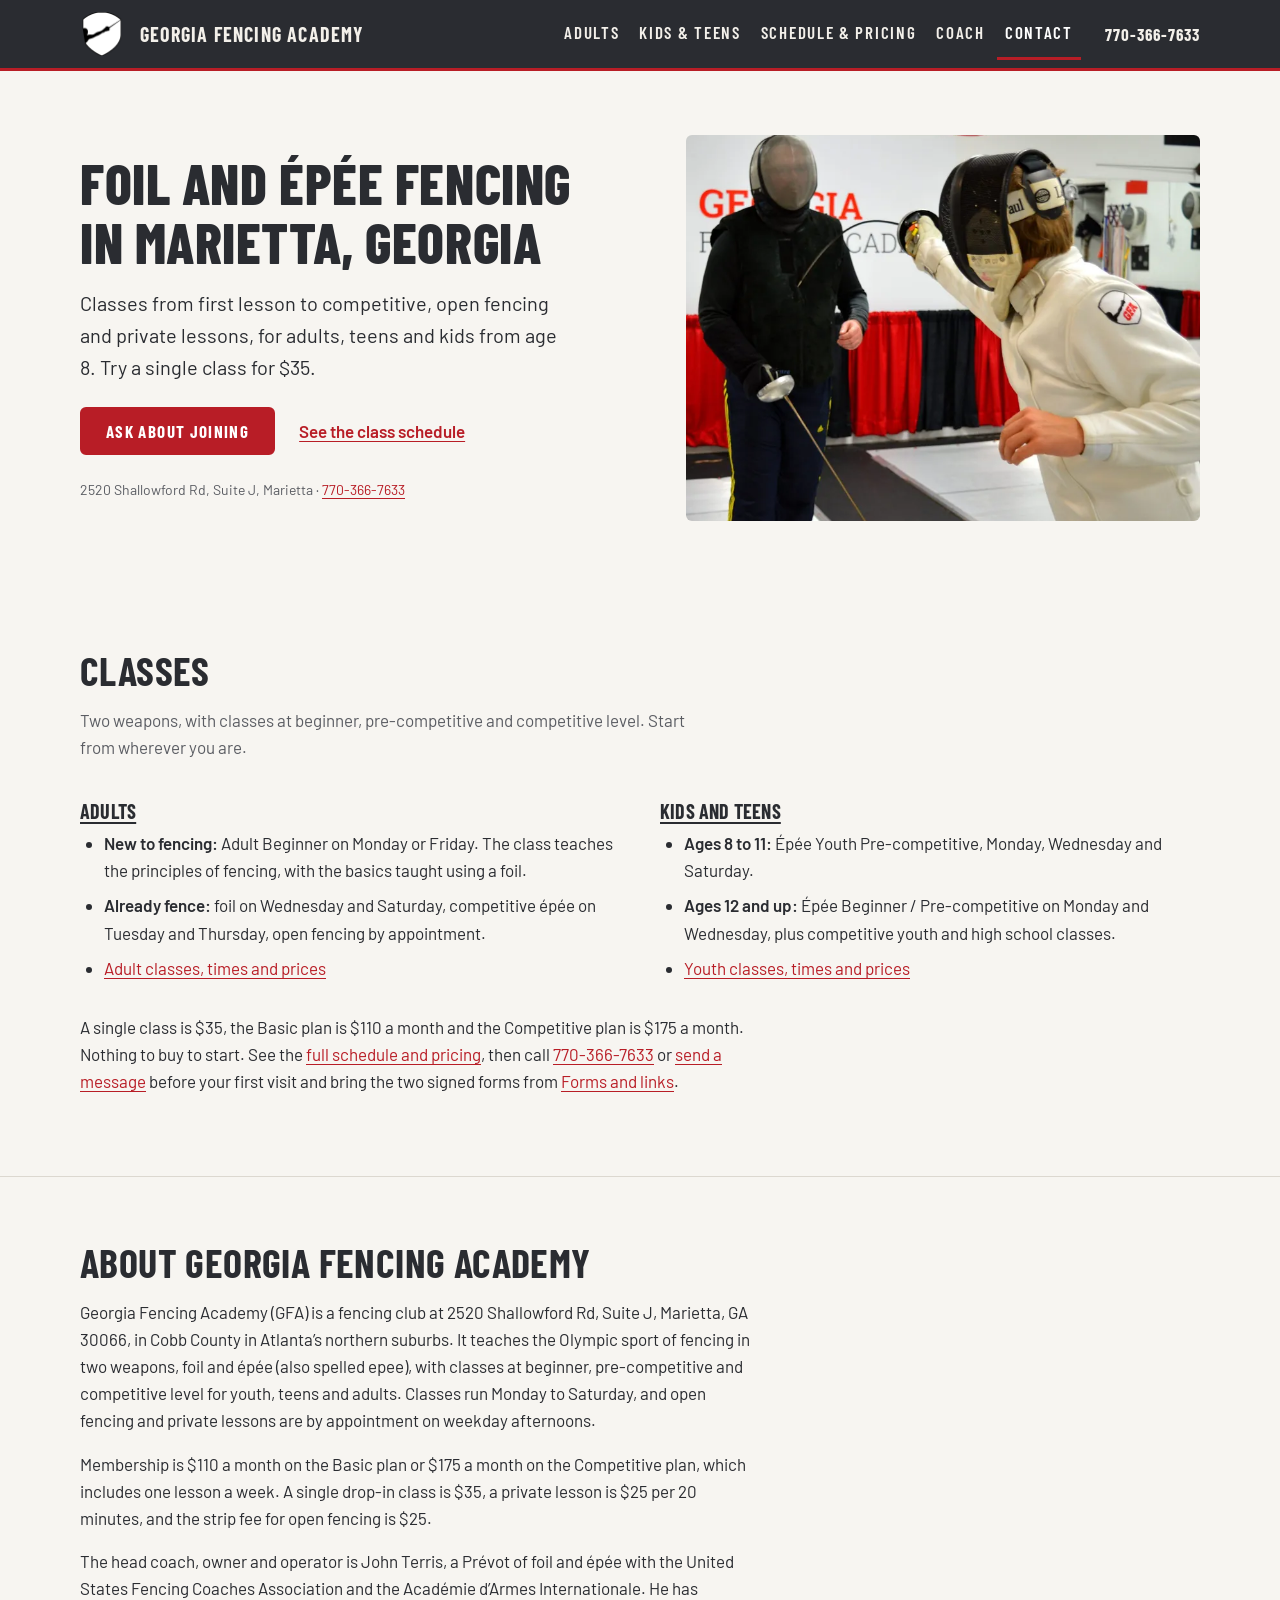
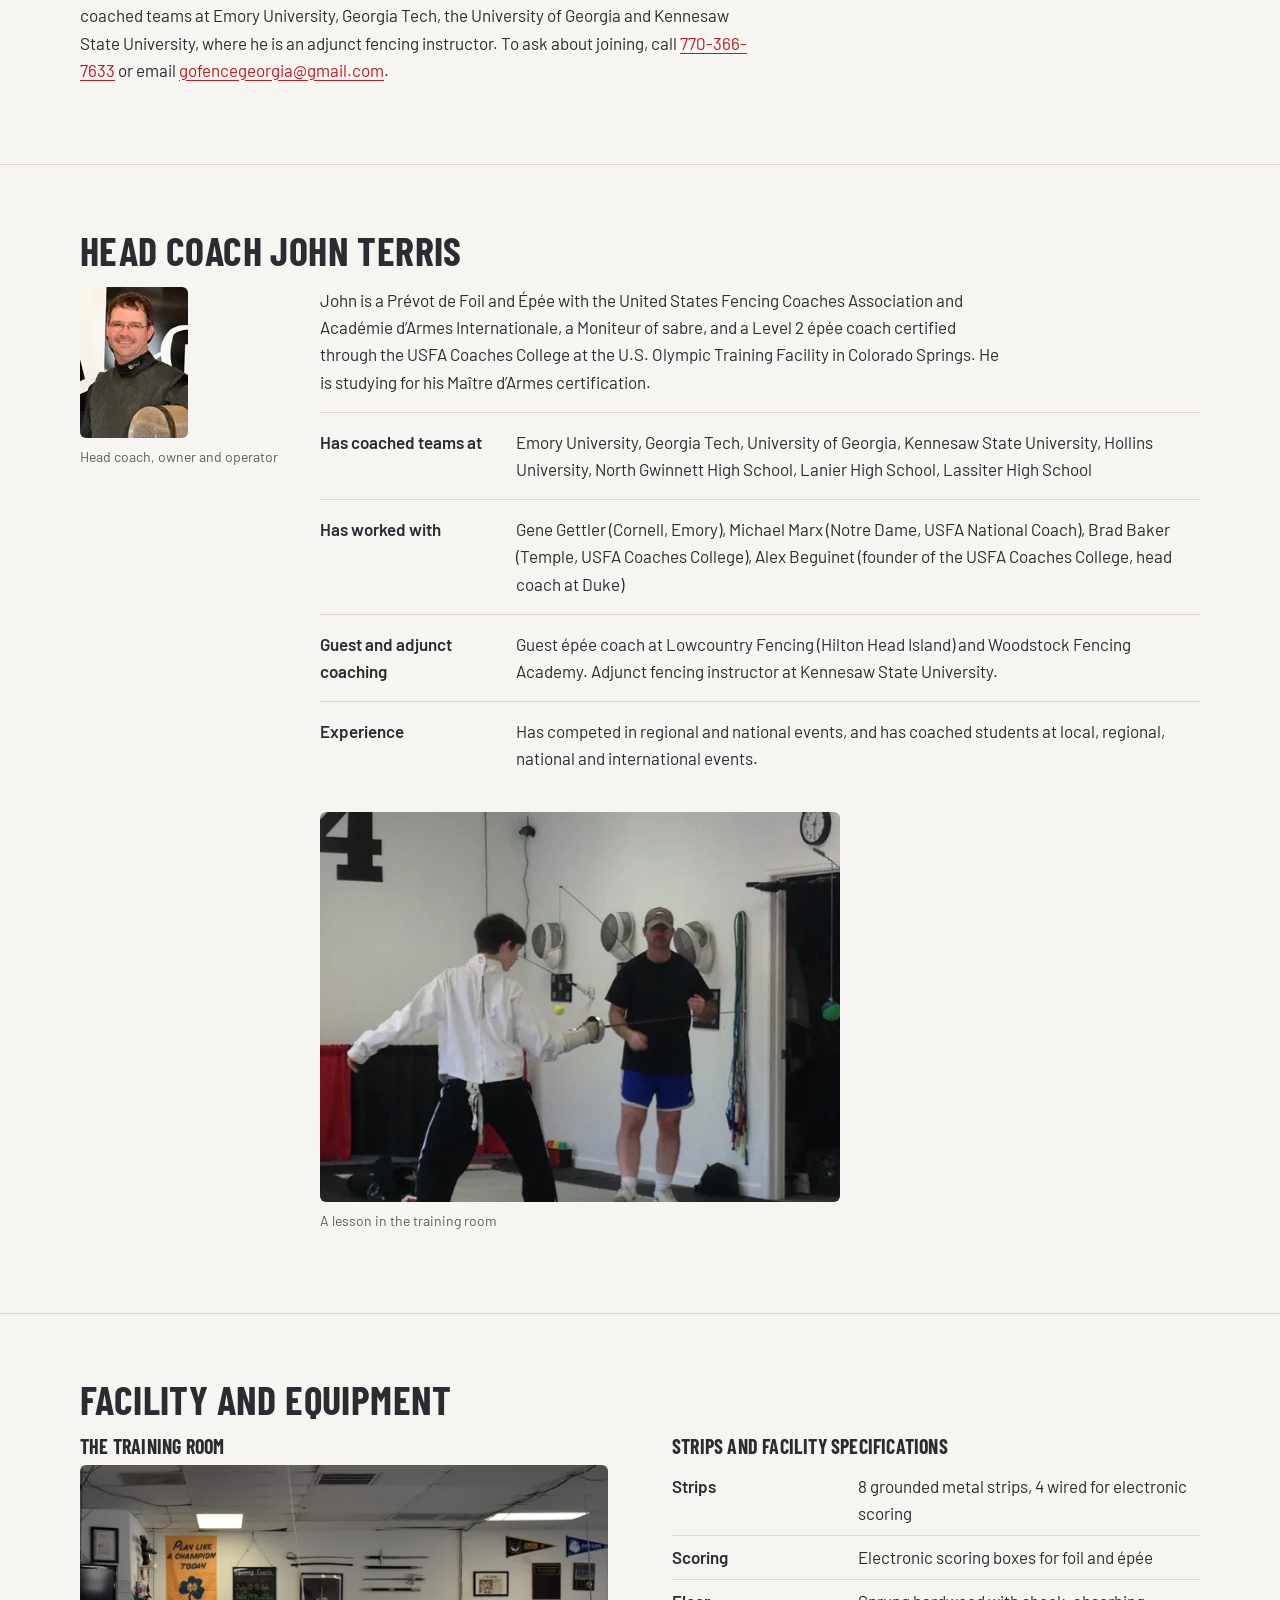
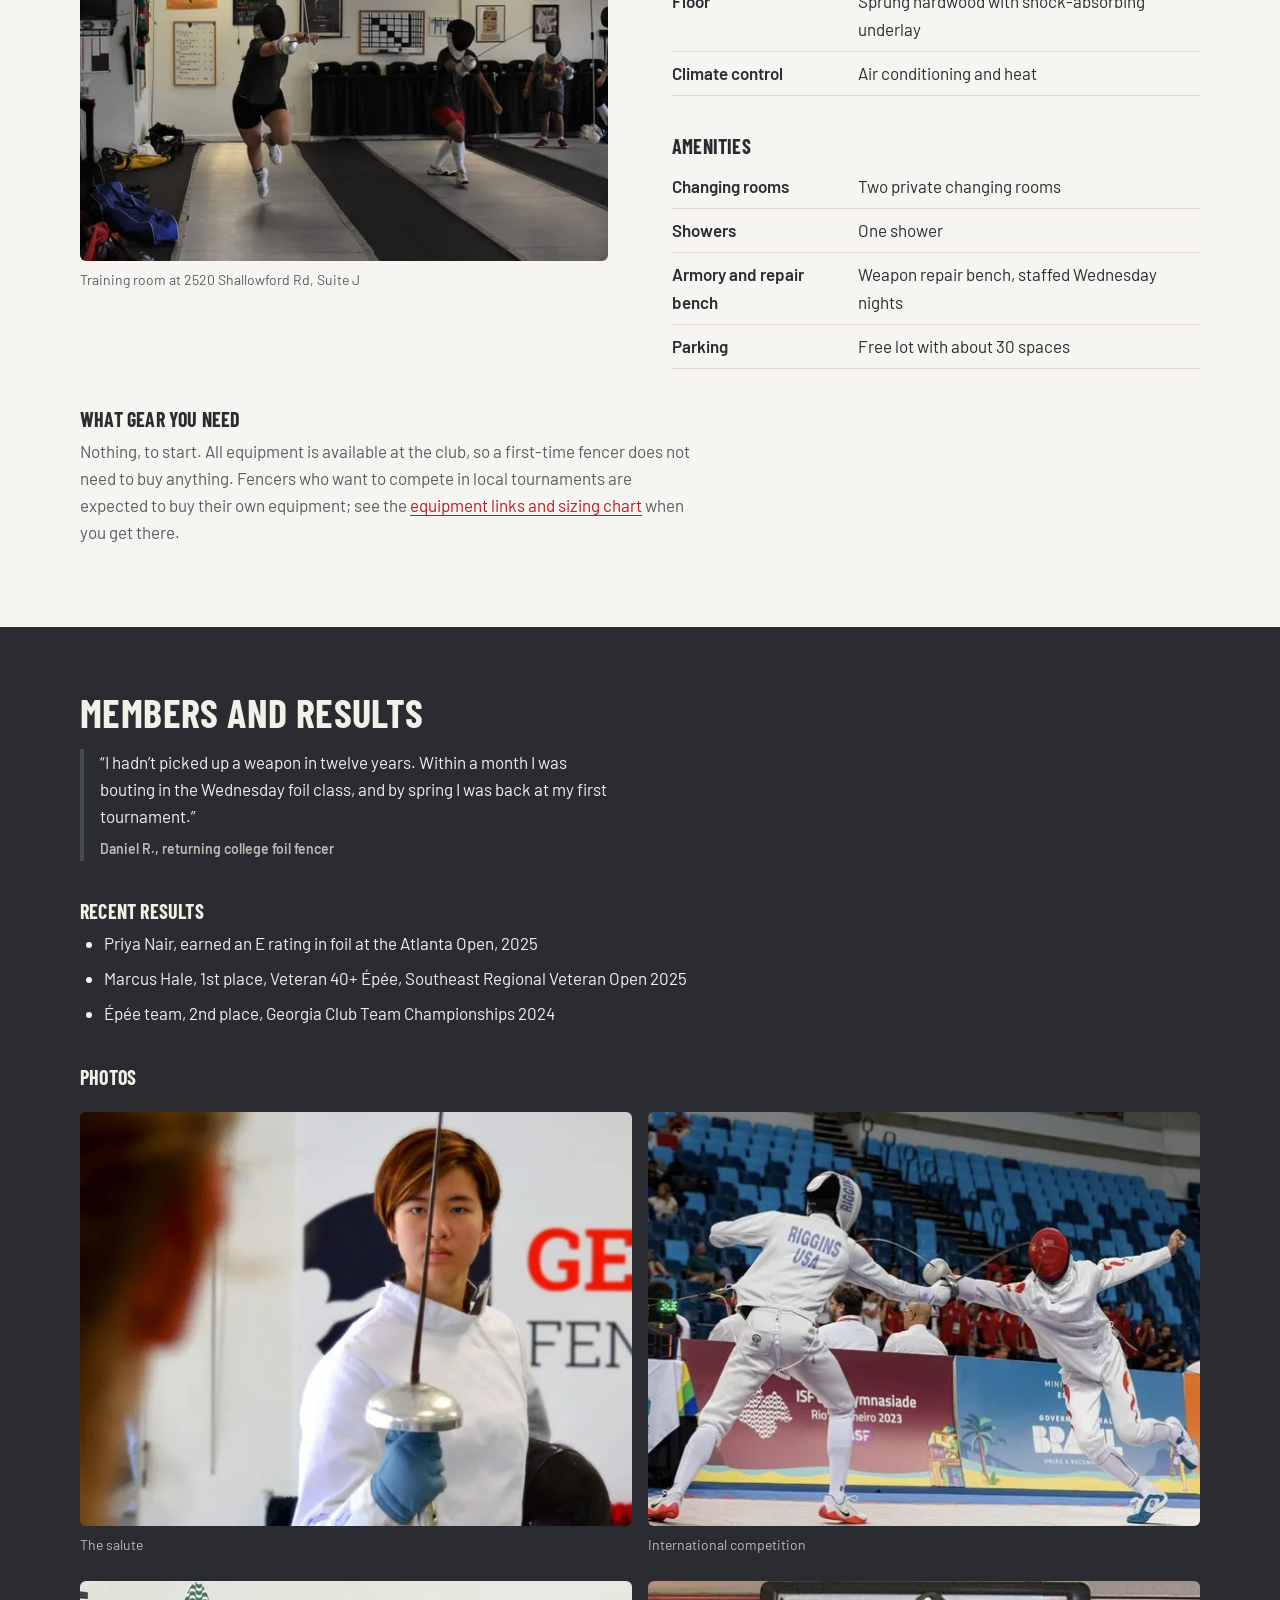
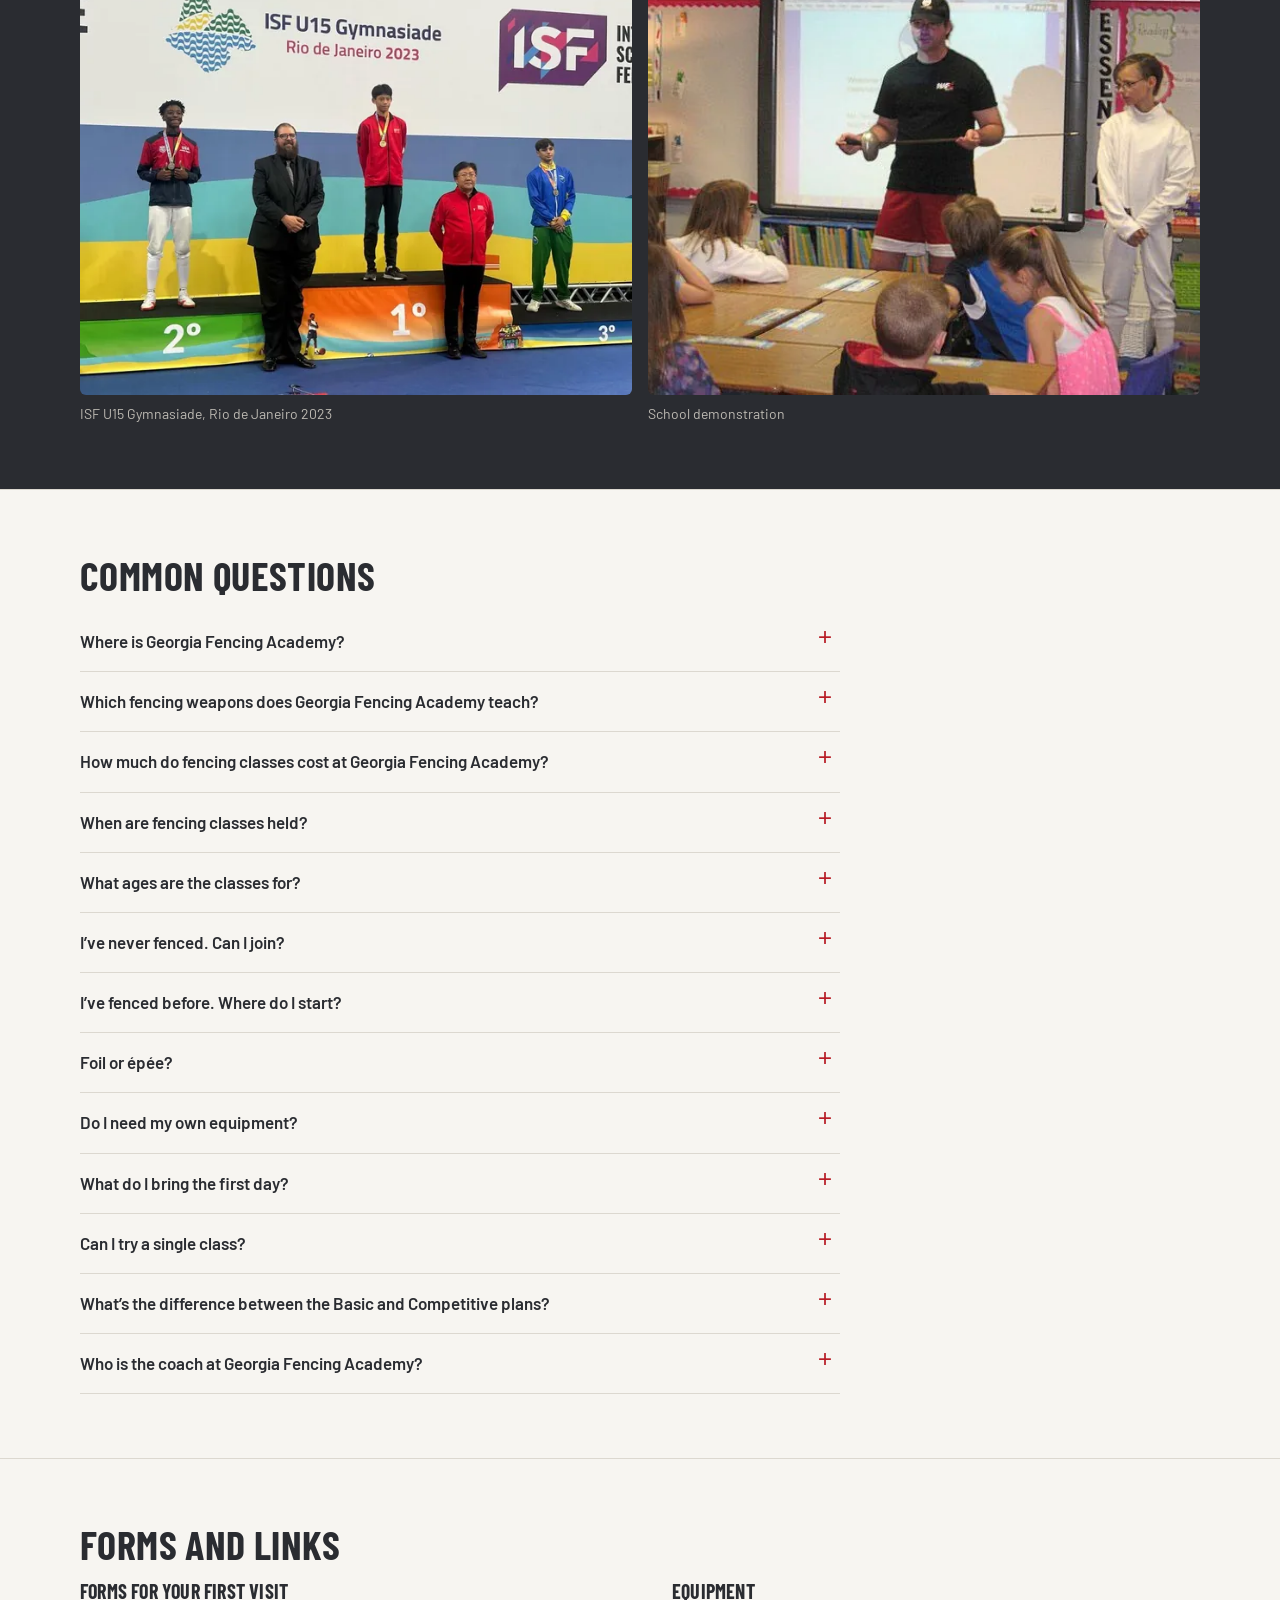
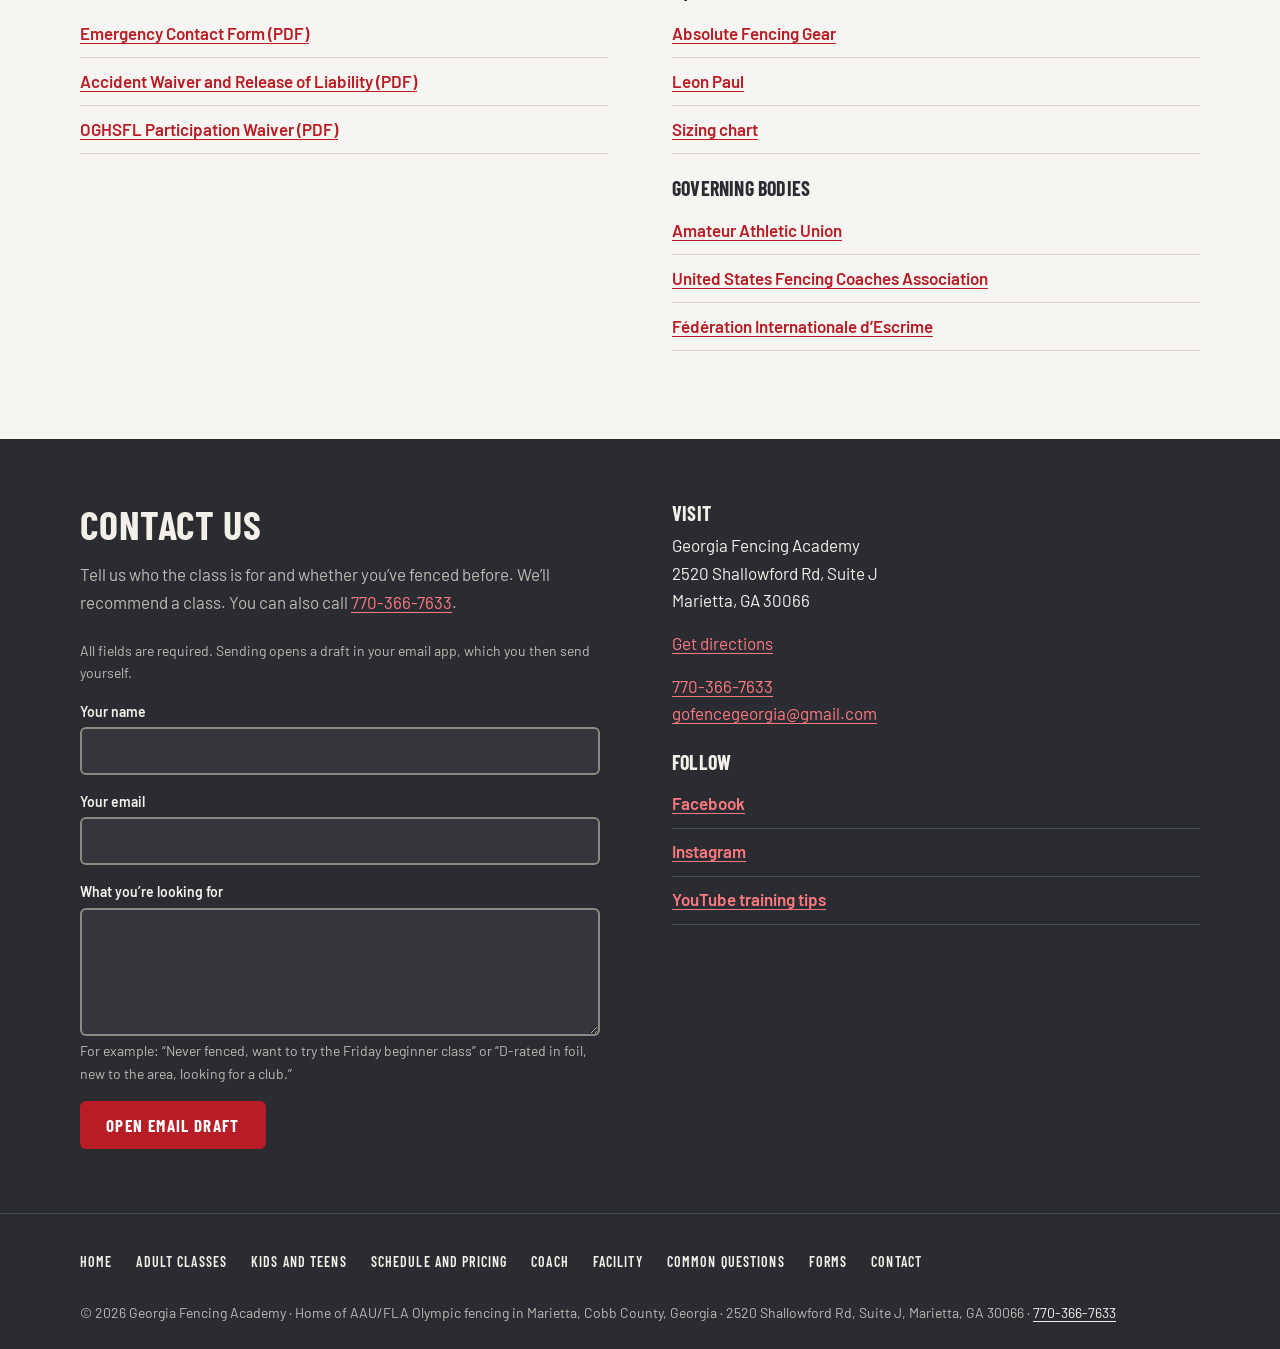
<file: index.html>
<!doctype html>
<html lang="en">
<head>
<meta charset="utf-8">
<meta name="viewport" content="width=device-width, initial-scale=1, viewport-fit=cover">
<title>Fencing Classes in Marietta, GA | Foil and Epee | Georgia Fencing Academy</title>
<meta name="description" content="Foil and epee (épée) fencing classes in Marietta, GA for adults, teens and youth. Beginner to competitive, private lessons. Try a single class for $35.">
<!-- LAUNCH: remove the noindex line below once John has signed off and the invented content in MOCK_CONTENT.md is gone. -->
<meta name="robots" content="noindex">
<link rel="canonical" href="https://georgiafencingacademy.com/">
<meta property="og:type" content="website">
<meta property="og:site_name" content="Georgia Fencing Academy">
<meta property="og:title" content="Fencing Classes in Marietta, GA | Foil and Epee | Georgia Fencing Academy">
<meta property="og:description" content="Foil and epee (épée) fencing classes in Marietta, GA for adults, teens and youth. Beginner to competitive, private lessons. Try a single class for $35.">
<meta property="og:url" content="https://georgiafencingacademy.com/">
<meta property="og:image" content="https://georgiafencingacademy.com/img/share.jpg">
<meta property="og:image:width" content="1200">
<meta property="og:image:height" content="630">
<meta property="og:image:alt" content="A coach gives a fencing lesson in front of the Georgia Fencing Academy banner">
<meta property="og:locale" content="en_US">
<meta name="twitter:card" content="summary_large_image">
<meta name="color-scheme" content="light">
<meta name="theme-color" content="#2a2c31">
<link rel="icon" type="image/png" href="./img/logo-180.png">
<link rel="preload" href="./fonts/barlow-condensed-800.woff2" as="font" type="font/woff2" crossorigin>
<link rel="preload" href="./fonts/barlow-400.woff2" as="font" type="font/woff2" crossorigin>
<link rel="stylesheet" href="./styles.css">
<!-- Structured data for search and AI answer engines. Confirmed facts only.
     Not included until John confirms: opening hours, map coordinates, and anything in MOCK_CONTENT.md.
     The suite ("Suite J") is from his Contact page; his Google listing says "Ste e". -->
<script type="application/ld+json">
{
 "@context": "https://schema.org",
 "@graph": [
  {
   "@type": "WebSite",
   "@id": "https://georgiafencingacademy.com/#website",
   "url": "https://georgiafencingacademy.com/",
   "name": "Georgia Fencing Academy",
   "inLanguage": "en-US",
   "publisher": {
    "@id": "https://georgiafencingacademy.com/#club"
   }
  },
  {
   "@type": "WebPage",
   "@id": "https://georgiafencingacademy.com/#webpage",
   "url": "https://georgiafencingacademy.com/",
   "name": "Fencing Classes in Marietta, GA | Foil and Epee | Georgia Fencing Academy",
   "description": "Foil and epee (épée) fencing classes in Marietta, GA for adults, teens and youth. Beginner to competitive, private lessons. Try a single class for $35.",
   "isPartOf": {
    "@id": "https://georgiafencingacademy.com/#website"
   },
   "about": {
    "@id": "https://georgiafencingacademy.com/#club"
   },
   "dateModified": "2026-10-07",
   "primaryImageOfPage": {
    "@type": "ImageObject",
    "url": "https://georgiafencingacademy.com/img/share.jpg",
    "width": 1200,
    "height": 630
   },
   "hasPart": [
    {
     "@id": "https://georgiafencingacademy.com/adults/#webpage"
    },
    {
     "@id": "https://georgiafencingacademy.com/kids/#webpage"
    },
    {
     "@id": "https://georgiafencingacademy.com/schedule/#webpage"
    }
   ]
  },
  {
   "@type": "SportsActivityLocation",
   "@id": "https://georgiafencingacademy.com/#club",
   "name": "Georgia Fencing Academy",
   "alternateName": [
    "GFA",
    "Georgia Fencing Academy Marietta"
   ],
   "description": "Georgia Fencing Academy (GFA) is a fencing club in Marietta, Cobb County, Georgia, in Atlanta's northern suburbs. It teaches foil and épée (epee) fencing at beginner, pre-competitive and competitive level for youth, teens and adults, with open fencing and private lessons by appointment. Head coach: John Terris.",
   "url": "https://georgiafencingacademy.com/",
   "telephone": "+1-770-366-7633",
   "email": "gofencegeorgia@gmail.com",
   "address": {
    "@type": "PostalAddress",
    "streetAddress": "2520 Shallowford Rd, Suite J",
    "addressLocality": "Marietta",
    "addressRegion": "GA",
    "postalCode": "30066",
    "addressCountry": "US"
   },
   "areaServed": [
    {
     "@type": "City",
     "name": "Marietta, Georgia"
    },
    {
     "@type": "AdministrativeArea",
     "name": "Cobb County, Georgia"
    }
   ],
   "logo": "https://georgiafencingacademy.com/img/logo.png",
   "image": [
    "https://georgiafencingacademy.com/img/share.jpg",
    "https://georgiafencingacademy.com/img/salle.jpg",
    "https://georgiafencingacademy.com/img/lesson-1600.jpg"
   ],
   "priceRange": "$25 to $175",
   "currenciesAccepted": "USD",
   "knowsAbout": [
    "Fencing",
    "Foil fencing",
    "Épée fencing",
    "Epee fencing",
    "Fencing classes for adults",
    "Fencing classes for youth",
    "Private fencing lessons"
   ],
   "sameAs": [
    "https://www.facebook.com/georgiafencingacademy",
    "https://www.instagram.com/georgiafencingacademy/",
    "https://www.youtube.com/channel/UCLkRddx8AmL87Sx3pohD2Bw"
   ],
   "employee": {
    "@id": "https://georgiafencingacademy.com/#john-terris"
   },
   "hasOfferCatalog": {
    "@type": "OfferCatalog",
    "name": "Membership plans and fees",
    "itemListElement": [
     {
      "@type": "Offer",
      "name": "Basic plan",
      "description": "Monthly membership. Drop in to any class except Competitive classes, unlimited open fencing, and a monthly one-on-one progress session.",
      "price": "110.00",
      "priceCurrency": "USD",
      "url": "https://georgiafencingacademy.com/schedule/#pricing",
      "priceSpecification": {
       "@type": "UnitPriceSpecification",
       "price": "110.00",
       "priceCurrency": "USD",
       "unitText": "month"
      }
     },
     {
      "@type": "Offer",
      "name": "Competitive plan",
      "description": "Monthly membership. Unlimited access to every class including Competitive classes, one lesson per week, and unlimited open fencing.",
      "price": "175.00",
      "priceCurrency": "USD",
      "url": "https://georgiafencingacademy.com/schedule/#pricing",
      "priceSpecification": {
       "@type": "UnitPriceSpecification",
       "price": "175.00",
       "priceCurrency": "USD",
       "unitText": "month"
      }
     },
     {
      "@type": "Offer",
      "name": "Single class (drop-in)",
      "description": "One class, no membership plan needed.",
      "price": "35.00",
      "priceCurrency": "USD",
      "url": "https://georgiafencingacademy.com/schedule/#pricing",
      "priceSpecification": {
       "@type": "UnitPriceSpecification",
       "price": "35.00",
       "priceCurrency": "USD",
       "unitText": "class"
      }
     },
     {
      "@type": "Offer",
      "name": "Private lesson",
      "description": "One-on-one lesson with the coach, by appointment.",
      "price": "25.00",
      "priceCurrency": "USD",
      "url": "https://georgiafencingacademy.com/schedule/#pricing",
      "priceSpecification": {
       "@type": "UnitPriceSpecification",
       "price": "25.00",
       "priceCurrency": "USD",
       "unitText": "20 minutes"
      }
     },
     {
      "@type": "Offer",
      "name": "Open fencing strip fee",
      "description": "Open fencing by appointment. Fencing experience required.",
      "price": "25.00",
      "priceCurrency": "USD",
      "url": "https://georgiafencingacademy.com/schedule/#pricing"
     }
    ]
   }
  },
  {
   "@type": "Person",
   "@id": "https://georgiafencingacademy.com/#john-terris",
   "name": "John Terris",
   "jobTitle": "Head coach, owner and operator",
   "worksFor": {
    "@id": "https://georgiafencingacademy.com/#club"
   },
   "url": "https://georgiafencingacademy.com/#coach",
   "image": "https://georgiafencingacademy.com/img/john.jpg",
   "description": "Fencing coach in Marietta, Georgia. Prévot of foil and épée with the United States Fencing Coaches Association and the Académie d'Armes Internationale, Moniteur of sabre, and Level 2 épée coach certified through the USFA Coaches College. Adjunct fencing instructor at Kennesaw State University.",
   "knowsAbout": [
    "Fencing coaching",
    "Foil",
    "Épée"
   ],
   "hasCredential": [
    {
     "@type": "EducationalOccupationalCredential",
     "name": "Prévot of foil and épée",
     "recognizedBy": [
      {
       "@type": "Organization",
       "name": "United States Fencing Coaches Association",
       "url": "https://www.usfca.org/"
      },
      {
       "@type": "Organization",
       "name": "Académie d'Armes Internationale"
      }
     ]
    },
    {
     "@type": "EducationalOccupationalCredential",
     "name": "Moniteur of sabre"
    },
    {
     "@type": "EducationalOccupationalCredential",
     "name": "Level 2 épée coach",
     "recognizedBy": {
      "@type": "Organization",
      "name": "USFA Coaches College"
     }
    }
   ]
  },
  {
   "@type": "FAQPage",
   "@id": "https://georgiafencingacademy.com/#faq",
   "isPartOf": {
    "@id": "https://georgiafencingacademy.com/#webpage"
   },
   "mainEntity": [
    {
     "@type": "Question",
     "name": "Where is Georgia Fencing Academy?",
     "acceptedAnswer": {
      "@type": "Answer",
      "text": "Georgia Fencing Academy is at 2520 Shallowford Rd, Suite J, Marietta, GA 30066, in Cobb County in Atlanta’s northern suburbs. Call 770-366-7633 before your first visit."
     }
    },
    {
     "@type": "Question",
     "name": "Which fencing weapons does Georgia Fencing Academy teach?",
     "acceptedAnswer": {
      "@type": "Answer",
      "text": "Georgia Fencing Academy teaches foil and épée (also spelled epee), with classes at beginner, pre-competitive and competitive level in Marietta, Georgia."
     }
    },
    {
     "@type": "Question",
     "name": "How much do fencing classes cost at Georgia Fencing Academy?",
     "acceptedAnswer": {
      "@type": "Answer",
      "text": "A single drop-in class is $35. The Basic plan is $110 a month and the Competitive plan is $175 a month, which includes one lesson a week. Private lessons are $25 per 20 minutes, and the strip fee for open fencing is $25."
     }
    },
    {
     "@type": "Question",
     "name": "When are fencing classes held?",
     "acceptedAnswer": {
      "@type": "Answer",
      "text": "Georgia Fencing Academy holds classes Monday to Saturday. Weekday classes run in the evening, starting between 5:30 PM and 9:00 PM, and Saturday classes run from 11:00 AM to 4:00 PM. Open fencing and private lessons are by appointment on weekday afternoons from 2:00 PM. The full timetable is on the schedule page."
     }
    },
    {
     "@type": "Question",
     "name": "What ages are the classes for?",
     "acceptedAnswer": {
      "@type": "Answer",
      "text": "Georgia Fencing Academy has classes for youth, teens and adults. The youngest class on the schedule, Épée Youth Pre-competitive, is for ages 8 to 11. Épée Beginner / Pre-competitive is for ages 12 and up, and there are separate adult classes."
     }
    },
    {
     "@type": "Question",
     "name": "I’ve never fenced. Can I join?",
     "acceptedAnswer": {
      "@type": "Answer",
      "text": "Yes. At Georgia Fencing Academy in Marietta, adults start in Adult Beginner on Monday at 9:00 PM or Friday at 8:30 PM. The class teaches the principles of fencing, with the basics taught using a foil. Ages 12 and up can start in Épée Beginner / Pre-competitive on Monday or Wednesday at 7:00 PM. Call 770-366-7633 first so we can point you to the right class."
     }
    },
    {
     "@type": "Question",
     "name": "Foil or épée?",
     "acceptedAnswer": {
      "@type": "Answer",
      "text": "Georgia Fencing Academy teaches both. Foil has right-of-way rules and a smaller target, so it rewards technique and timing. Épée has simpler rules and the whole body is target. If you’re not sure, start with a beginner class and ask the coach after you’ve tried it."
     }
    },
    {
     "@type": "Question",
     "name": "Do I need my own equipment?",
     "acceptedAnswer": {
      "@type": "Answer",
      "text": "No. A first-time fencer at Georgia Fencing Academy does not need to buy anything; all equipment is available at the club. Fencers who intend to compete in local tournaments are expected to buy their own equipment. The equipment links include two fencing suppliers and a sizing chart."
     }
    },
    {
     "@type": "Question",
     "name": "What do I bring the first day?",
     "acceptedAnswer": {
      "@type": "Answer",
      "text": "Bring the signed Emergency Contact form and the signed Accident Waiver and Release of Liability form to your first class at Georgia Fencing Academy. Both can be downloaded from Forms and links."
     }
    },
    {
     "@type": "Question",
     "name": "Can I try a single class?",
     "acceptedAnswer": {
      "@type": "Answer",
      "text": "Yes. A single drop-in class at Georgia Fencing Academy costs $35, with no membership plan needed. Call 770-366-7633 first so we can point you to the right class."
     }
    },
    {
     "@type": "Question",
     "name": "What’s the difference between the Basic and Competitive plans?",
     "acceptedAnswer": {
      "@type": "Answer",
      "text": "The Basic plan is $110 a month and covers every class except Competitive classes, plus unlimited open fencing and a monthly one-on-one progress session. The Competitive plan is $175 a month and adds the Competitive classes and one lesson per week. Competitive classes need a current FIE, AAU, USFA, OGHSFL or GHSFL competitive membership."
     }
    },
    {
     "@type": "Question",
     "name": "Who is the coach at Georgia Fencing Academy?",
     "acceptedAnswer": {
      "@type": "Answer",
      "text": "The head coach, owner and operator is John Terris. He is a Prévot of foil and épée with the United States Fencing Coaches Association and the Académie d’Armes Internationale, and a Level 2 épée coach certified through the USFA Coaches College. He has coached teams at Emory University, Georgia Tech, the University of Georgia and Kennesaw State University."
     }
    }
   ]
  }
 ]
}
</script>
</head>
<body>
<a class="skip" href="#main">Skip to content</a>

<header class="site-header">
  <div class="wrap bar">
    <a class="brand" href="#top">
      <img src="./img/logo.png" alt="" width="44" height="44">
      <span>Georgia Fencing Academy</span>
    </a>
    <button class="menu-btn" type="button" aria-expanded="false" aria-controls="nav">Menu</button>
    <nav id="nav" aria-label="Main">
      <a href="./adults/">Adults</a>
      <a href="./kids/">Kids &amp; Teens</a>
      <a href="./schedule/">Schedule &amp; Pricing</a>
      <a href="#coach">Coach</a>
      <a href="#contact">Contact</a>
    </nav>
    <a class="header-phone" href="tel:+17703667633">770-366-7633</a>
  </div>
</header>

<main id="main">
<!-- HERO -->
<section class="hero" id="top">
  <div class="wrap hero-grid">
    <div class="hero-copy">
      <h1>Foil and épée fencing in Marietta, Georgia</h1>
      <p class="lede">Classes from first lesson to competitive, open fencing and private lessons, for adults, teens and kids from age 8. Try a single class for $35.</p>
      <p class="actions">
        <a class="btn" href="#contact">Ask about joining</a>
        <a class="textlink" href="./schedule/">See the class schedule</a>
      </p>
      <p class="hero-meta">2520 Shallowford Rd, Suite J, Marietta &middot; <a href="tel:+17703667633">770-366-7633</a></p>
    </div>
    <figure class="hero-media">
      <picture><source type="image/webp" srcset="./img/lesson-800.webp 800w, ./img/lesson-1600.webp 1600w" sizes="(max-width:900px) 100vw, 520px"><img src="./img/lesson-1600.jpg" srcset="./img/lesson-800.jpg 800w, ./img/lesson-1600.jpg 1600w" sizes="(max-width:900px) 100vw, 520px" alt="A masked coach in a black jacket gives a lesson to a fencer in white, in front of the Georgia Fencing Academy banner" width="1600" height="1309" fetchpriority="high"></picture>
    </figure>
  </div>
</section>

<!-- CLASSES -->
<section class="section" id="classes" aria-labelledby="classes-h">
  <div class="wrap">
    <h2 id="classes-h">Classes</h2>
    <p class="intro">Two weapons, with classes at beginner, pre-competitive and competitive level. Start from wherever you are.</p>
    <div class="two start">
      <div>
        <h3><a href="./adults/">Adults</a></h3>
        <ul class="plain">
          <li><strong>New to fencing:</strong> Adult Beginner on Monday or Friday. The class teaches the principles of fencing, with the basics taught using a foil.</li>
          <li><strong>Already fence:</strong> foil on Wednesday and Saturday, competitive épée on Tuesday and Thursday, open fencing by appointment.</li>
          <li><a href="./adults/">Adult classes, times and prices</a></li>
        </ul>
      </div>
      <div>
        <h3><a href="./kids/">Kids and teens</a></h3>
        <ul class="plain">
          <li><strong>Ages 8 to 11:</strong> Épée Youth Pre-competitive, Monday, Wednesday and Saturday.</li>
          <li><strong>Ages 12 and up:</strong> Épée Beginner / Pre-competitive on Monday and Wednesday, plus competitive youth and high school classes.</li>
          <li><a href="./kids/">Youth classes, times and prices</a></li>
        </ul>
      </div>
    </div>
    <p class="prose">A single class is $35, the Basic plan is $110 a month and the Competitive plan is $175 a month. Nothing to buy to start. See the <a href="./schedule/">full schedule and pricing</a>, then call <a href="tel:+17703667633">770-366-7633</a> or <a href="#contact">send a message</a> before your first visit and bring the two signed forms from <a href="#forms">Forms and links</a>.</p>
  </div>
</section>

<!-- ABOUT -->
<!-- Plain-sentence summary for search and AI answer engines. Confirmed facts only: nothing from MOCK_CONTENT.md belongs here. -->
<section class="section rule" id="about" aria-labelledby="about-h">
  <div class="wrap">
    <h2 id="about-h">About Georgia Fencing Academy</h2>
    <p class="prose">Georgia Fencing Academy (GFA) is a fencing club at 2520 Shallowford Rd, Suite J, Marietta, GA 30066, in Cobb County in Atlanta&rsquo;s northern suburbs. It teaches the Olympic sport of fencing in two weapons, foil and épée (also spelled epee), with classes at beginner, pre-competitive and competitive level for youth, teens and adults. Classes run Monday to Saturday, and open fencing and private lessons are by appointment on weekday afternoons.</p>
    <p class="prose">Membership is $110 a month on the Basic plan or $175 a month on the Competitive plan, which includes one lesson a week. A single drop-in class is $35, a private lesson is $25 per 20 minutes, and the strip fee for open fencing is $25.</p>
    <p class="prose">The head coach, owner and operator is John Terris, a Pr&eacute;vot of foil and épée with the United States Fencing Coaches Association and the Acad&eacute;mie d&rsquo;Armes Internationale. He has coached teams at Emory University, Georgia Tech, the University of Georgia and Kennesaw State University, where he is an adjunct fencing instructor. To ask about joining, call <a href="tel:+17703667633">770-366-7633</a> or email <a href="mailto:gofencegeorgia@gmail.com">gofencegeorgia@gmail.com</a>.</p>
  </div>
</section>

<!-- COACH -->
<section class="section rule" id="coach" aria-labelledby="coach-h">
  <div class="wrap">
    <h2 id="coach-h">Head coach John Terris</h2>
    <div class="coach">
      <div class="coach-id">
        <picture><source type="image/webp" srcset="./img/john.webp"><img src="./img/john.jpg" alt="John Terris in fencing gear" width="108" height="151"></picture>
        <p>Head coach, owner and operator</p>
      </div>
      <div class="coach-body">
        <p>John is a Pr&eacute;vot de Foil and &Eacute;p&eacute;e with the United States Fencing Coaches Association and Acad&eacute;mie d&rsquo;Armes Internationale, a Moniteur of sabre, and a Level 2 &eacute;p&eacute;e coach certified through the USFA Coaches College at the U.S. Olympic Training Facility in Colorado Springs. He is studying for his Ma&icirc;tre d&rsquo;Armes certification.</p>
        <dl>
          <div><dt>Has coached teams at</dt><dd>Emory University, Georgia Tech, University of Georgia, Kennesaw State University, Hollins University, North Gwinnett High School, Lanier High School, Lassiter High School</dd></div>
          <div><dt>Has worked with</dt><dd>Gene Gettler (Cornell, Emory), Michael Marx (Notre Dame, USFA National Coach), Brad Baker (Temple, USFA Coaches College), Alex Beguinet (founder of the USFA Coaches College, head coach at Duke)</dd></div>
          <div><dt>Guest and adjunct coaching</dt><dd>Guest &eacute;p&eacute;e coach at Lowcountry Fencing (Hilton Head Island) and Woodstock Fencing Academy. Adjunct fencing instructor at Kennesaw State University.</dd></div>
          <div><dt>Experience</dt><dd>Has competed in regional and national events, and has coached students at local, regional, national and international events.</dd></div>
        </dl>
        <figure class="real-photo coach-photo">
          <picture><source type="image/webp" srcset="./img/coaching-640.webp 640w, ./img/coaching.webp 1280w" sizes="(max-width:600px) 100vw, 520px"><img src="./img/coaching.jpg" alt="A coach holds a blade out as a target while a young fencer extends toward it" width="1280" height="960" loading="lazy"></picture>
          <figcaption>A lesson in the training room</figcaption>
        </figure>
      </div>
    </div>
  </div>
</section>

<!-- FACILITY -->
<section class="section rule" id="facility" aria-labelledby="facility-h">
  <div class="wrap">
    <h2 id="facility-h">Facility and equipment</h2>

    <div class="two">
      <div>
        <h3>The training room</h3>
        <figure class="real-photo">
          <picture><source type="image/webp" srcset="./img/salle-640.webp 640w, ./img/salle.webp 1800w" sizes="(max-width:900px) 100vw, 50vw"><img src="./img/salle.jpg" alt="Fencers practicing on strips in the academy training room" width="1800" height="1200" loading="lazy"></picture>
          <figcaption>Training room at 2520 Shallowford Rd, Suite J</figcaption>
        </figure>
      </div>
      <div>
        <h3>Strips and facility specifications</h3>
        <dl class="specs">
          <div><dt>Strips</dt><dd>8 grounded metal strips, 4 wired for electronic scoring</dd></div>
          <div><dt>Scoring</dt><dd>Electronic scoring boxes for foil and épée</dd></div>
          <div><dt>Floor</dt><dd>Sprung hardwood with shock-absorbing underlay</dd></div>
          <div><dt>Climate control</dt><dd>Air conditioning and heat</dd></div>
        </dl>
        <h3 class="sub">Amenities</h3>
        <dl class="specs">
          <div><dt>Changing rooms</dt><dd>Two private changing rooms</dd></div>
          <div><dt>Showers</dt><dd>One shower</dd></div>
          <div><dt>Armory and repair bench</dt><dd>Weapon repair bench, staffed Wednesday nights</dd></div>
          <div><dt>Parking</dt><dd>Free lot with about 30 spaces</dd></div>
        </dl>
      </div>
    </div>

    <h3 class="sub">What gear you need</h3>
    <p class="note-plain">Nothing, to start. All equipment is available at the club, so a first-time fencer does not need to buy anything. Fencers who want to compete in local tournaments are expected to buy their own equipment; see the <a href="#forms">equipment links and sizing chart</a> when you get there.</p>
  </div>
</section>

<!-- MEMBERS + RESULTS -->
<section class="section dark" id="results" aria-labelledby="results-h">
  <div class="wrap">
    <h2 id="results-h">Members and results</h2>

    <div class="quotes">
      <figure class="quote">
        <blockquote>&ldquo;I hadn&rsquo;t picked up a weapon in twelve years. Within a month I was bouting in the Wednesday foil class, and by spring I was back at my first tournament.&rdquo;</blockquote>
        <figcaption>Daniel R., returning college foil fencer</figcaption>
      </figure>
    </div>

    <h3 class="sub">Recent results</h3>
    <ul class="plain">
      <li>Priya Nair, earned an E rating in foil at the Atlanta Open, 2025</li>
      <li>Marcus Hale, 1st place, Veteran 40+ Épée, Southeast Regional Veteran Open 2025</li>
      <li>Épée team, 2nd place, Georgia Club Team Championships 2024</li>
    </ul>

    <h3 class="sub">Photos</h3>
    <div class="photos">
      <figure class="upper"><picture><source type="image/webp" srcset="./img/salute-640.webp 640w, ./img/salute.webp 1074w" sizes="(max-width:600px) 100vw, 50vw"><img src="./img/salute.jpg" alt="A fencer in white salutes with her épée in front of the academy banner, mask under her arm" width="1074" height="1456" loading="lazy"></picture><figcaption>The salute</figcaption></figure>
      <figure><picture><source type="image/webp" srcset="./img/competition-640.webp 640w, ./img/competition.webp 1152w" sizes="(max-width:600px) 100vw, 50vw"><img src="./img/competition.jpg" alt="Two fencers lunging at each other in an arena" width="1152" height="741" loading="lazy"></picture><figcaption>International competition</figcaption></figure>
      <figure><picture><source type="image/webp" srcset="./img/podium-640.webp 640w, ./img/podium.webp 1080w" sizes="(max-width:600px) 100vw, 50vw"><img src="./img/podium.jpg" alt="Fencers and officials on the podium at the ISF U15 Gymnasiade" width="1080" height="810" loading="lazy"></picture><figcaption>ISF U15 Gymnasiade, Rio de Janeiro 2023</figcaption></figure>
      <figure><picture><source type="image/webp" srcset="./img/school-demo.webp"><img src="./img/school-demo.jpg" alt="A coach and a fencer in whites demonstrate fencing to a classroom of children" width="576" height="394" loading="lazy"></picture><figcaption>School demonstration</figcaption></figure>
    </div>
  </div>
</section>

<!-- FAQ -->
<!-- The answer marked data-unconfirmed rests on invented content (see MOCK_CONTENT.md) and is left out of the FAQPage JSON-LD.
     When an answer changes here, change the matching entry in the JSON-LD in the head. -->
<section class="section rule" id="faq" aria-labelledby="faq-h">
  <div class="wrap">
    <h2 id="faq-h">Common questions</h2>
    <div class="faq">
      <details><summary>Where is Georgia Fencing Academy?</summary><p>Georgia Fencing Academy is at 2520 Shallowford Rd, Suite J, Marietta, GA 30066, in Cobb County in Atlanta&rsquo;s northern suburbs. Call <a href="tel:+17703667633">770-366-7633</a> before your first visit.</p></details>
      <details><summary>Which fencing weapons does Georgia Fencing Academy teach?</summary><p>Georgia Fencing Academy teaches foil and épée (also spelled epee), with classes at beginner, pre-competitive and competitive level in Marietta, Georgia.</p></details>
      <details><summary>How much do fencing classes cost at Georgia Fencing Academy?</summary><p>A single drop-in class is $35. The Basic plan is $110 a month and the Competitive plan is $175 a month, which includes one lesson a week. Private lessons are $25 per 20 minutes, and the strip fee for open fencing is $25.</p></details>
      <details><summary>When are fencing classes held?</summary><p>Georgia Fencing Academy holds classes Monday to Saturday. Weekday classes run in the evening, starting between 5:30 PM and 9:00 PM, and Saturday classes run from 11:00 AM to 4:00 PM. Open fencing and private lessons are by appointment on weekday afternoons from 2:00 PM. The full timetable is on the <a href="./schedule/">schedule page</a>.</p></details>
      <details><summary>What ages are the classes for?</summary><p>Georgia Fencing Academy has classes for youth, teens and adults. The youngest class on the schedule, Épée Youth Pre-competitive, is for ages 8 to 11. Épée Beginner / Pre-competitive is for ages 12 and up, and there are separate adult classes.</p></details>
      <details><summary>I&rsquo;ve never fenced. Can I join?</summary><p>Yes. At Georgia Fencing Academy in Marietta, adults start in Adult Beginner on Monday at 9:00 PM or Friday at 8:30 PM. The class teaches the principles of fencing, with the basics taught using a foil. Ages 12 and up can start in Épée Beginner / Pre-competitive on Monday or Wednesday at 7:00 PM. Call <a href="tel:+17703667633">770-366-7633</a> first so we can point you to the right class.</p></details>
      <details data-unconfirmed><summary>I&rsquo;ve fenced before. Where do I start?</summary><p>Come to a class or an open fencing night. John will watch you fence and suggest where to join: pre-competitive to shake off the rust, or competitive if you&rsquo;re already bouting regularly.</p></details>
      <details><summary>Foil or épée?</summary><p>Georgia Fencing Academy teaches both. Foil has right-of-way rules and a smaller target, so it rewards technique and timing. Épée has simpler rules and the whole body is target. If you&rsquo;re not sure, start with a beginner class and ask the coach after you&rsquo;ve tried it.</p></details>
      <details><summary>Do I need my own equipment?</summary><p>No. A first-time fencer at Georgia Fencing Academy does not need to buy anything; all equipment is available at the club. Fencers who intend to compete in local tournaments are expected to buy their own equipment. The <a href="#forms">equipment links</a> include two fencing suppliers and a sizing chart.</p></details>
      <details><summary>What do I bring the first day?</summary><p>Bring the signed Emergency Contact form and the signed Accident Waiver and Release of Liability form to your first class at Georgia Fencing Academy. Both can be downloaded from <a href="#forms">Forms and links</a>.</p></details>
      <details><summary>Can I try a single class?</summary><p>Yes. A single drop-in class at Georgia Fencing Academy costs $35, with no membership plan needed. Call <a href="tel:+17703667633">770-366-7633</a> first so we can point you to the right class.</p></details>
      <details><summary>What&rsquo;s the difference between the Basic and Competitive plans?</summary><p>The Basic plan is $110 a month and covers every class except Competitive classes, plus unlimited open fencing and a monthly one-on-one progress session. The Competitive plan is $175 a month and adds the Competitive classes and one lesson per week. Competitive classes need a current FIE, AAU, USFA, OGHSFL or GHSFL competitive membership.</p></details>
      <details><summary>Who is the coach at Georgia Fencing Academy?</summary><p>The head coach, owner and operator is John Terris. He is a Pr&eacute;vot of foil and épée with the United States Fencing Coaches Association and the Acad&eacute;mie d&rsquo;Armes Internationale, and a Level 2 épée coach certified through the USFA Coaches College. He has coached teams at Emory University, Georgia Tech, the University of Georgia and Kennesaw State University.</p></details>
    </div>
  </div>
</section>

<!-- FORMS + LINKS -->
<section class="section rule" id="forms" aria-labelledby="forms-h">
  <div class="wrap">
    <h2 id="forms-h">Forms and links</h2>
    <div class="two">
      <div>
        <h3>Forms for your first visit</h3>
        <ul class="links">
          <li><a href="./docs/emergency-contact-form.pdf">Emergency Contact Form (PDF)</a></li>
          <li><a href="./docs/accident-waiver-liability-form.pdf">Accident Waiver and Release of Liability (PDF)</a></li>
          <li><a href="./docs/oghsfl-participation-waiver.pdf">OGHSFL Participation Waiver (PDF)</a></li>
        </ul>
      </div>
      <div>
        <h3>Equipment</h3>
        <ul class="links">
          <li><a href="https://www.absolutefencinggear.com/shopping/" target="_blank" rel="noopener">Absolute Fencing Gear<span class="sr"> (opens in a new tab)</span></a></li>
          <li><a href="https://www.leonpaulusa.com/" target="_blank" rel="noopener">Leon Paul<span class="sr"> (opens in a new tab)</span></a></li>
          <li><a href="https://www.absolutefencinggear.com/shopping/sizinghelp.php" target="_blank" rel="noopener">Sizing chart<span class="sr"> (opens in a new tab)</span></a></li>
        </ul>
        <h3>Governing bodies</h3>
        <ul class="links">
          <li><a href="https://aausports.org/" target="_blank" rel="noopener">Amateur Athletic Union<span class="sr"> (opens in a new tab)</span></a></li>
          <!-- Fencing League of America link removed 5 October 2026: fencingleagueofamerica.org now serves a gambling site. Ask John for the current FLA address. -->
          <li><a href="https://www.usfca.org/" target="_blank" rel="noopener">United States Fencing Coaches Association<span class="sr"> (opens in a new tab)</span></a></li>
          <li><a href="http://fie.org/" target="_blank" rel="noopener">F&eacute;d&eacute;ration Internationale d&rsquo;Escrime<span class="sr"> (opens in a new tab)</span></a></li>
        </ul>
      </div>
    </div>
  </div>
</section>

<!-- CONTACT -->
<section class="section dark" id="contact" aria-labelledby="contact-h">
  <div class="wrap two">
    <div>
      <h2 id="contact-h">Contact us</h2>
      <p class="intro">Tell us who the class is for and whether you&rsquo;ve fenced before. We&rsquo;ll recommend a class. You can also call <a href="tel:+17703667633">770-366-7633</a>.</p>
      <form class="contact" id="contact-form" novalidate>
        <p class="req-note">All fields are required. Sending opens a draft in your email app, which you then send yourself.</p>
        <div class="field">
          <label for="f-name">Your name</label>
          <input id="f-name" name="name" autocomplete="name" required>
          <p class="err" id="e-name" hidden></p>
        </div>
        <div class="field">
          <label for="f-email">Your email</label>
          <input id="f-email" name="email" type="email" autocomplete="email" inputmode="email" required>
          <p class="err" id="e-email" hidden></p>
        </div>
        <div class="field">
          <label for="f-msg">What you&rsquo;re looking for</label>
          <textarea id="f-msg" name="msg" rows="4" required aria-describedby="h-msg"></textarea>
          <p class="hint" id="h-msg">For example: &ldquo;Never fenced, want to try the Friday beginner class&rdquo; or &ldquo;D-rated in foil, new to the area, looking for a club.&rdquo;</p>
          <p class="err" id="e-msg" hidden></p>
        </div>
        <button class="btn" type="submit">Open email draft</button>
        <p class="sent" id="sent" role="status" hidden>Your email app should now show a draft. If nothing opened, email <a href="mailto:gofencegeorgia@gmail.com">gofencegeorgia@gmail.com</a> or call <a href="tel:+17703667633">770-366-7633</a>. Your message is still in the form.</p>
      </form>
    </div>
    <div class="visit">
      <h3>Visit</h3>
      <address>Georgia Fencing Academy<br>2520 Shallowford Rd, Suite J<br>Marietta, GA 30066</address>
      <p><a href="https://www.google.com/maps/search/?api=1&amp;query=2520+Shallowford+Rd+Suite+J+Marietta+GA+30066" target="_blank" rel="noopener">Get directions<span class="sr"> (opens in a new tab)</span></a></p>
      <p><a href="tel:+17703667633">770-366-7633</a><br><a href="mailto:gofencegeorgia@gmail.com">gofencegeorgia@gmail.com</a></p>
      <h3>Follow</h3>
      <ul class="links">
        <li><a href="https://www.facebook.com/georgiafencingacademy" target="_blank" rel="noopener">Facebook<span class="sr"> (opens in a new tab)</span></a></li>
        <li><a href="https://www.instagram.com/georgiafencingacademy/" target="_blank" rel="noopener">Instagram<span class="sr"> (opens in a new tab)</span></a></li>
        <li><a href="https://www.youtube.com/channel/UCLkRddx8AmL87Sx3pohD2Bw" target="_blank" rel="noopener">YouTube training tips<span class="sr"> (opens in a new tab)</span></a></li>
      </ul>
    </div>
  </div>
</section>


</main>

<footer class="site-footer">
  <div class="wrap">
    <nav aria-label="Footer">
    <ul class="foot-nav">
      <li><a href="./">Home</a></li>
      <li><a href="./adults/">Adult classes</a></li>
      <li><a href="./kids/">Kids and teens</a></li>
      <li><a href="./schedule/">Schedule and pricing</a></li>
      <li><a href="#coach">Coach</a></li>
      <li><a href="#facility">Facility</a></li>
      <li><a href="#faq">Common questions</a></li>
      <li><a href="#forms">Forms</a></li>
      <li><a href="#contact">Contact</a></li>
    </ul>
    </nav>
    <p>&copy; <span id="yr">2026</span> Georgia Fencing Academy &middot; Home of AAU/FLA Olympic fencing in Marietta, Cobb County, Georgia &middot; 2520 Shallowford Rd, Suite J, Marietta, GA 30066 &middot; <a href="tel:+17703667633">770-366-7633</a></p>
  </div>
</footer>

<div class="mobile-bar">
  <a href="tel:+17703667633">Call</a>
  <a class="primary" href="#contact">Contact us</a>
</div>

<script src="./script.js"></script>
</body>
</html>
</file>
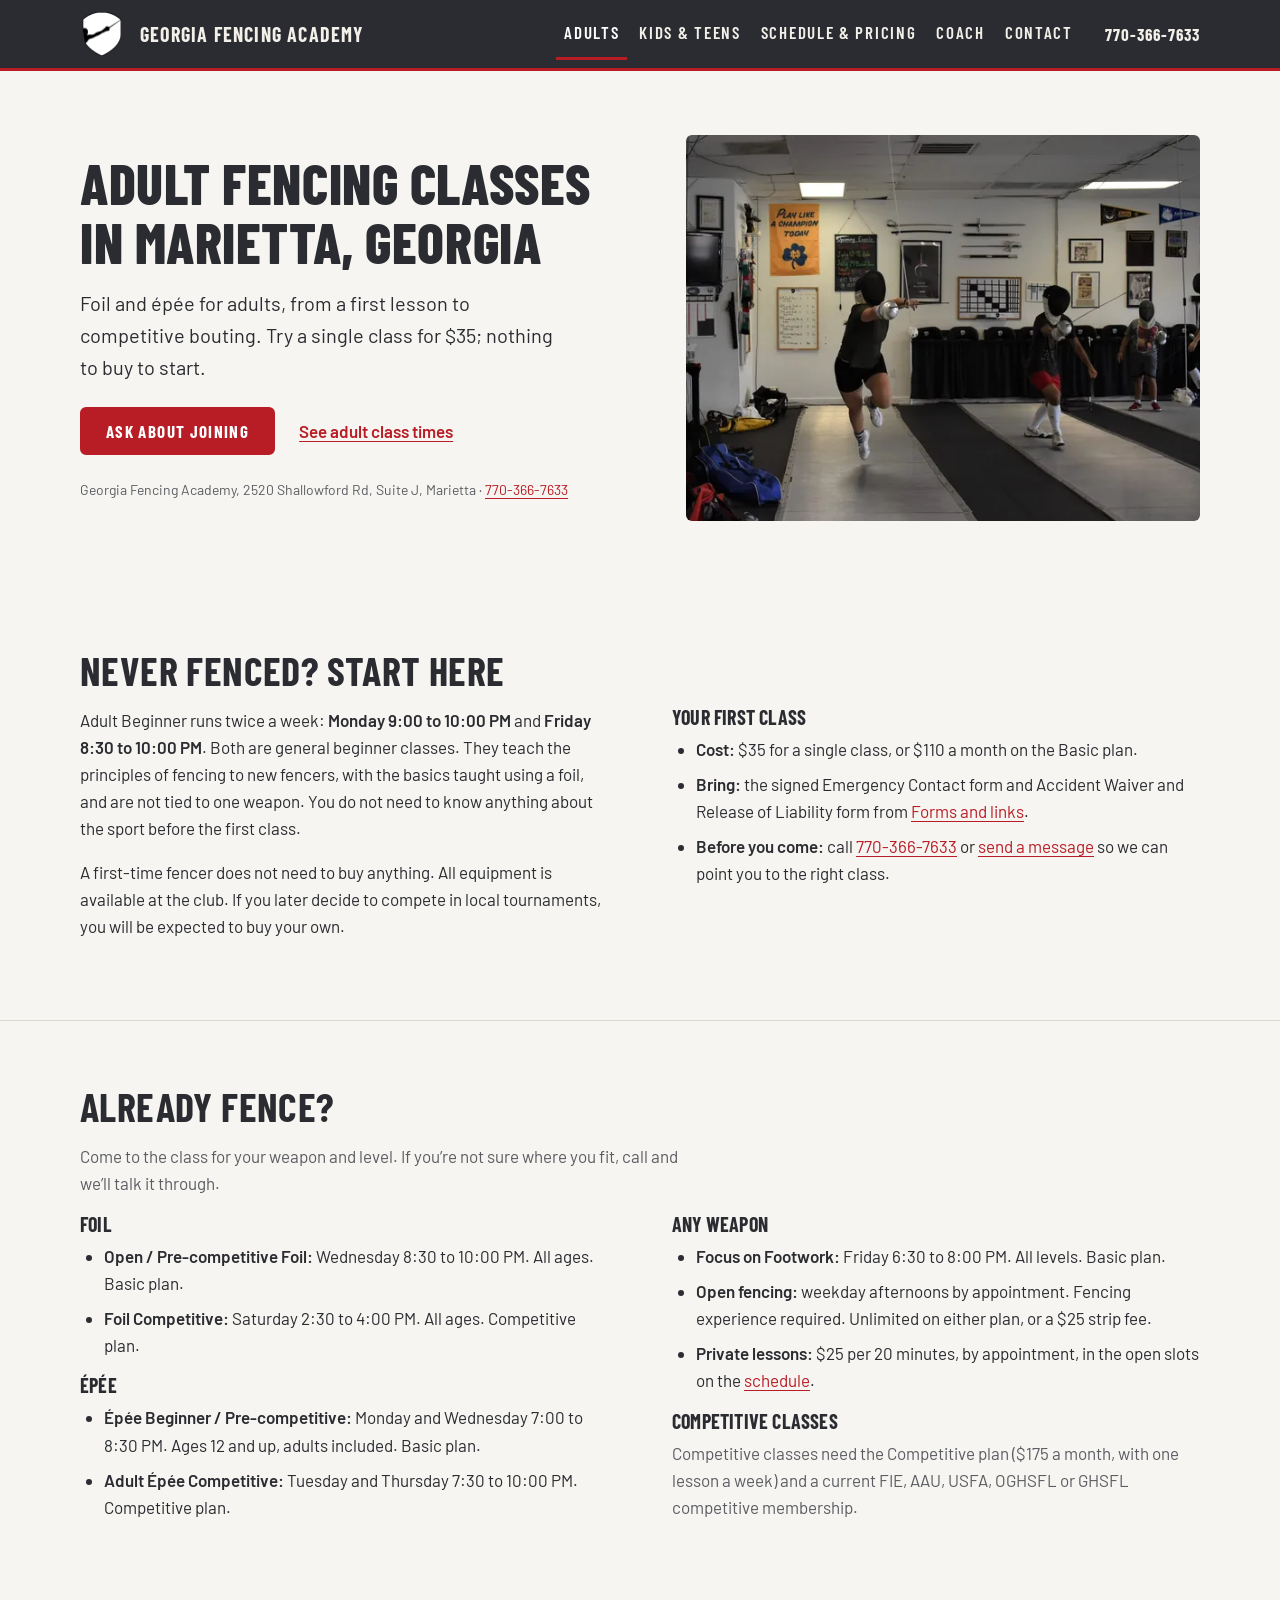
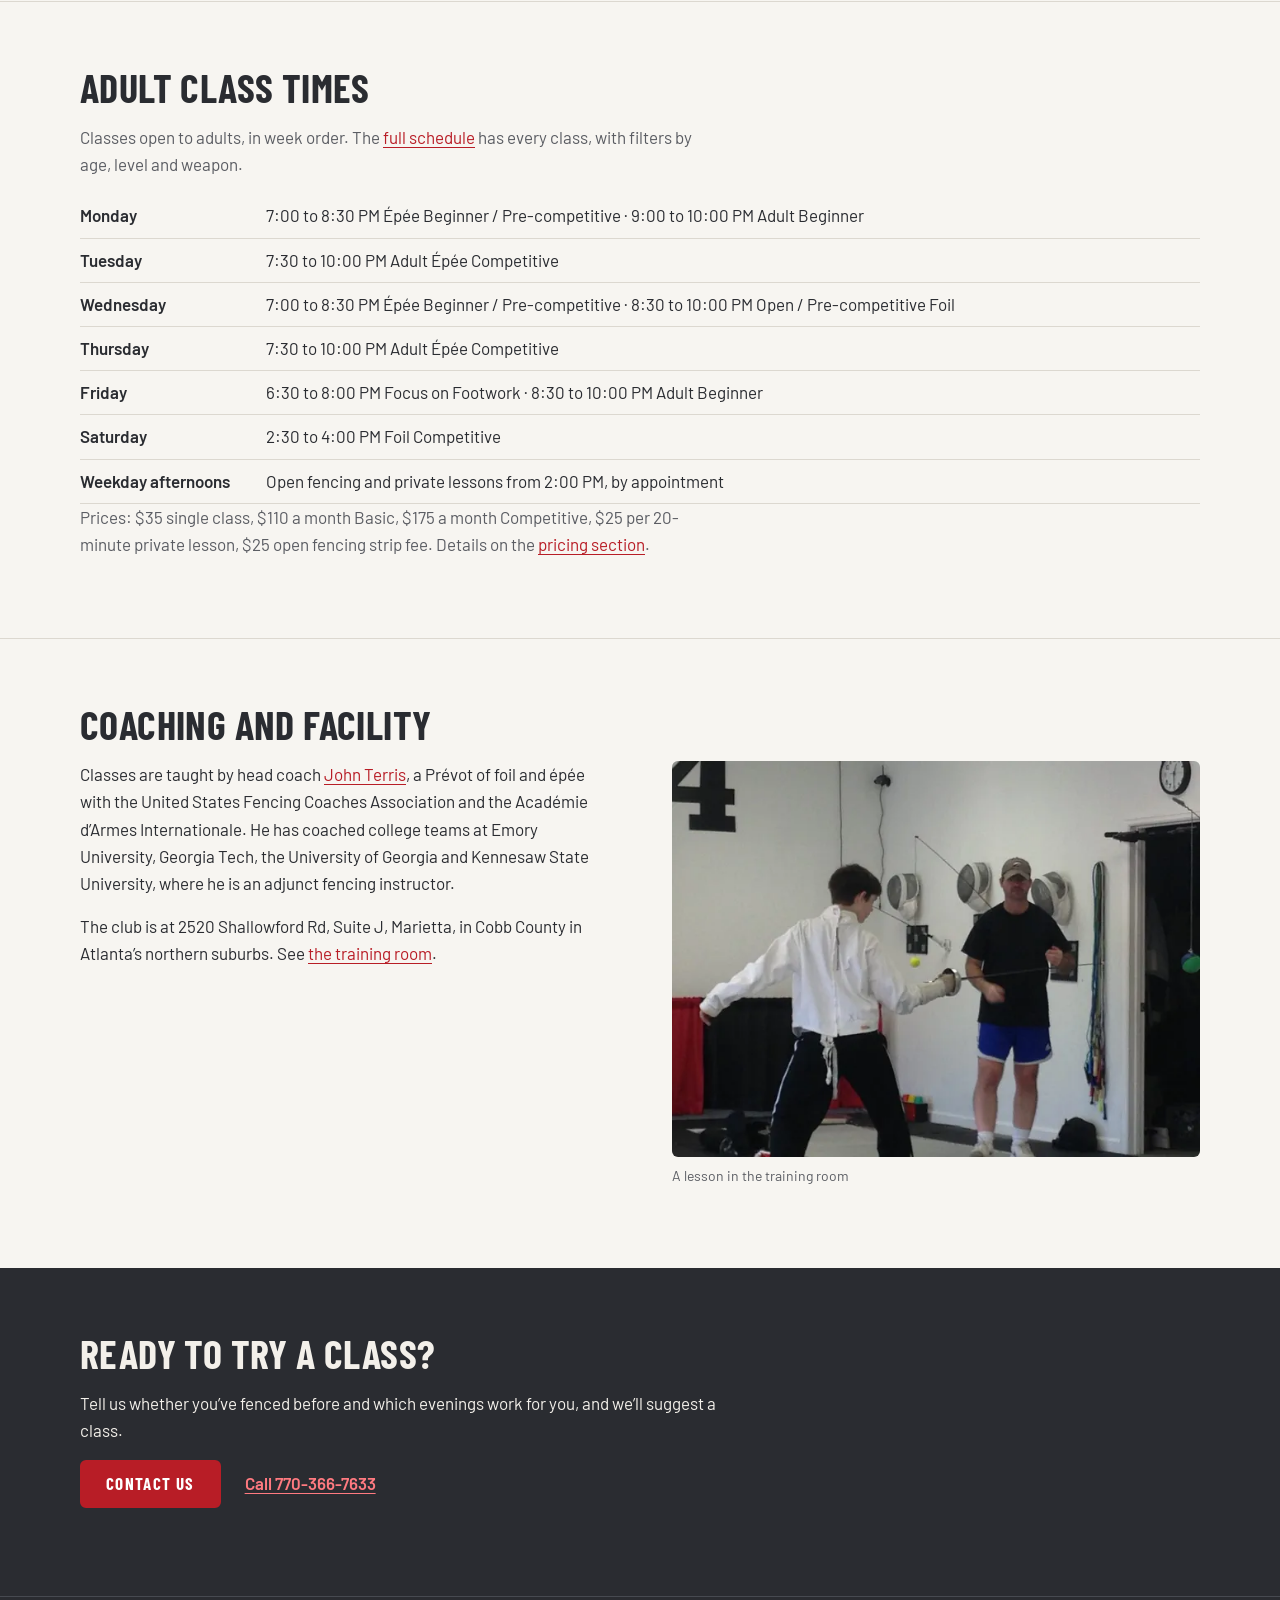
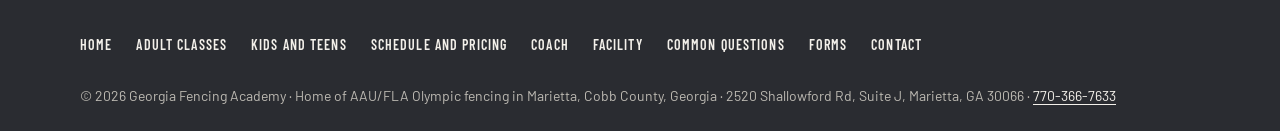
<file: adults/index.html>
<!doctype html>
<html lang="en">
<head>
<meta charset="utf-8">
<meta name="viewport" content="width=device-width, initial-scale=1, viewport-fit=cover">
<title>Adult Fencing Classes in Marietta, GA | Georgia Fencing Academy</title>
<meta name="description" content="Adult fencing classes in Marietta, GA: beginner classes Monday and Friday, foil and épée (epee) to competitive level, open fencing and lessons. $35 a class.">
<!-- LAUNCH: remove the noindex line below once John has signed off and the invented content in MOCK_CONTENT.md is gone. -->
<meta name="robots" content="noindex">
<link rel="canonical" href="https://georgiafencingacademy.com/adults/">
<meta property="og:type" content="website">
<meta property="og:site_name" content="Georgia Fencing Academy">
<meta property="og:title" content="Adult Fencing Classes in Marietta, GA | Georgia Fencing Academy">
<meta property="og:description" content="Adult fencing classes in Marietta, GA: beginner classes Monday and Friday, foil and épée (epee) to competitive level, open fencing and lessons. $35 a class.">
<meta property="og:url" content="https://georgiafencingacademy.com/adults/">
<meta property="og:image" content="https://georgiafencingacademy.com/img/share.jpg">
<meta property="og:image:width" content="1200">
<meta property="og:image:height" content="630">
<meta property="og:image:alt" content="A coach gives a fencing lesson in front of the Georgia Fencing Academy banner">
<meta property="og:locale" content="en_US">
<meta name="twitter:card" content="summary_large_image">
<meta name="color-scheme" content="light">
<meta name="theme-color" content="#2a2c31">
<link rel="icon" type="image/png" href="../img/logo-180.png">
<link rel="preload" href="../fonts/barlow-condensed-800.woff2" as="font" type="font/woff2" crossorigin>
<link rel="preload" href="../fonts/barlow-400.woff2" as="font" type="font/woff2" crossorigin>
<link rel="stylesheet" href="../styles.css">
<script type="application/ld+json">
{
 "@context": "https://schema.org",
 "@graph": [
  {
   "@type": "WebPage",
   "@id": "https://georgiafencingacademy.com/adults/#webpage",
   "url": "https://georgiafencingacademy.com/adults/",
   "name": "Adult fencing classes",
   "description": "Adult fencing classes in Marietta, Georgia, from beginner to competitive, in foil and épée.",
   "isPartOf": {
    "@id": "https://georgiafencingacademy.com/#website"
   },
   "about": {
    "@id": "https://georgiafencingacademy.com/#club"
   },
   "dateModified": "2026-10-07",
   "breadcrumb": {
    "@type": "BreadcrumbList",
    "itemListElement": [
     {
      "@type": "ListItem",
      "position": 1,
      "name": "Home",
      "item": "https://georgiafencingacademy.com/"
     },
     {
      "@type": "ListItem",
      "position": 2,
      "name": "Adult fencing classes",
      "item": "https://georgiafencingacademy.com/adults/"
     }
    ]
   }
  }
 ]
}
</script>
</head>
<body>
<a class="skip" href="#main">Skip to content</a>

<header class="site-header">
  <div class="wrap bar">
    <a class="brand" href="../">
      <img src="../img/logo.png" alt="" width="44" height="44">
      <span>Georgia Fencing Academy</span>
    </a>
    <button class="menu-btn" type="button" aria-expanded="false" aria-controls="nav">Menu</button>
    <nav id="nav" aria-label="Main">
      <a href="../adults/" aria-current="page">Adults</a>
      <a href="../kids/">Kids &amp; Teens</a>
      <a href="../schedule/">Schedule &amp; Pricing</a>
      <a href="../#coach">Coach</a>
      <a href="../#contact">Contact</a>
    </nav>
    <a class="header-phone" href="tel:+17703667633">770-366-7633</a>
  </div>
</header>

<main id="main">
<!-- PAGE HEAD -->
<section class="hero" id="top">
  <div class="wrap hero-grid">
    <div class="hero-copy">
      <h1>Adult fencing classes in Marietta, Georgia</h1>
      <p class="lede">Foil and épée for adults, from a first lesson to competitive bouting. Try a single class for $35; nothing to buy to start.</p>
      <p class="actions">
        <a class="btn" href="../#contact">Ask about joining</a>
        <a class="textlink" href="#times">See adult class times</a>
      </p>
      <p class="hero-meta">Georgia Fencing Academy, 2520 Shallowford Rd, Suite J, Marietta &middot; <a href="tel:+17703667633">770-366-7633</a></p>
    </div>
    <figure class="hero-media">
      <picture><source type="image/webp" srcset="../img/salle-640.webp 640w, ../img/salle.webp 1800w" sizes="(max-width:900px) 100vw, 520px"><img src="../img/salle.jpg" alt="Fencers practicing on strips in the academy training room" width="1800" height="1200" fetchpriority="high"></picture>
    </figure>
  </div>
</section>

<!-- NEW TO FENCING -->
<section class="section" id="beginners" aria-labelledby="beginners-h">
  <div class="wrap">
    <h2 id="beginners-h">Never fenced? Start here</h2>
    <div class="two">
      <div>
        <p class="prose">Adult Beginner runs twice a week: <strong>Monday 9:00 to 10:00 PM</strong> and <strong>Friday 8:30 to 10:00 PM</strong>. Both are general beginner classes. They teach the principles of fencing to new fencers, with the basics taught using a foil, and are not tied to one weapon. You do not need to know anything about the sport before the first class.</p>
        <p class="prose">A first-time fencer does not need to buy anything. All equipment is available at the club. If you later decide to compete in local tournaments, you will be expected to buy your own.</p>
      </div>
      <div>
        <h3>Your first class</h3>
        <ul class="plain">
          <li><strong>Cost:</strong> $35 for a single class, or $110 a month on the Basic plan.</li>
          <li><strong>Bring:</strong> the signed Emergency Contact form and Accident Waiver and Release of Liability form from <a href="../#forms">Forms and links</a>.</li>
          <li><strong>Before you come:</strong> call <a href="tel:+17703667633">770-366-7633</a> or <a href="../#contact">send a message</a> so we can point you to the right class.</li>
        </ul>
      </div>
    </div>
  </div>
</section>

<!-- ALREADY FENCE -->
<section class="section rule" id="experienced" aria-labelledby="experienced-h">
  <div class="wrap">
    <h2 id="experienced-h">Already fence?</h2>
    <p class="intro">Come to the class for your weapon and level. If you&rsquo;re not sure where you fit, call and we&rsquo;ll talk it through.</p>
    <div class="two">
      <div>
        <h3>Foil</h3>
        <ul class="plain">
          <li><strong>Open / Pre-competitive Foil:</strong> Wednesday 8:30 to 10:00 PM. All ages. Basic plan.</li>
          <li><strong>Foil Competitive:</strong> Saturday 2:30 to 4:00 PM. All ages. Competitive plan.</li>
        </ul>
        <h3>Épée</h3>
        <ul class="plain">
          <li><strong>Épée Beginner / Pre-competitive:</strong> Monday and Wednesday 7:00 to 8:30 PM. Ages 12 and up, adults included. Basic plan.</li>
          <li><strong>Adult Épée Competitive:</strong> Tuesday and Thursday 7:30 to 10:00 PM. Competitive plan.</li>
        </ul>
      </div>
      <div>
        <h3>Any weapon</h3>
        <ul class="plain">
          <li><strong>Focus on Footwork:</strong> Friday 6:30 to 8:00 PM. All levels. Basic plan.</li>
          <li><strong>Open fencing:</strong> weekday afternoons by appointment. Fencing experience required. Unlimited on either plan, or a $25 strip fee.</li>
          <li><strong>Private lessons:</strong> $25 per 20 minutes, by appointment, in the open slots on the <a href="../schedule/">schedule</a>.</li>
        </ul>
        <h3>Competitive classes</h3>
        <p class="note-plain">Competitive classes need the Competitive plan ($175 a month, with one lesson a week) and a current FIE, AAU, USFA, OGHSFL or GHSFL competitive membership.</p>
      </div>
    </div>
  </div>
</section>

<!-- TIMES -->
<section class="section rule" id="times" aria-labelledby="times-h">
  <div class="wrap">
    <h2 id="times-h">Adult class times</h2>
    <p class="intro">Classes open to adults, in week order. The <a href="../schedule/">full schedule</a> has every class, with filters by age, level and weapon.</p>
    <dl class="specs times">
      <div><dt>Monday</dt><dd>7:00 to 8:30 PM Épée Beginner / Pre-competitive &middot; 9:00 to 10:00 PM Adult Beginner</dd></div>
      <div><dt>Tuesday</dt><dd>7:30 to 10:00 PM Adult Épée Competitive</dd></div>
      <div><dt>Wednesday</dt><dd>7:00 to 8:30 PM Épée Beginner / Pre-competitive &middot; 8:30 to 10:00 PM Open / Pre-competitive Foil</dd></div>
      <div><dt>Thursday</dt><dd>7:30 to 10:00 PM Adult Épée Competitive</dd></div>
      <div><dt>Friday</dt><dd>6:30 to 8:00 PM Focus on Footwork &middot; 8:30 to 10:00 PM Adult Beginner</dd></div>
      <div><dt>Saturday</dt><dd>2:30 to 4:00 PM Foil Competitive</dd></div>
      <div><dt>Weekday afternoons</dt><dd>Open fencing and private lessons from 2:00 PM, by appointment</dd></div>
    </dl>
    <p class="note-plain">Prices: $35 single class, $110 a month Basic, $175 a month Competitive, $25 per 20-minute private lesson, $25 open fencing strip fee. Details on the <a href="../schedule/#pricing">pricing section</a>.</p>
  </div>
</section>

<!-- WHY HERE -->
<section class="section rule" id="why" aria-labelledby="why-h">
  <div class="wrap">
    <h2 id="why-h">Coaching and facility</h2>
    <div class="two">
      <div>
        <p class="prose">Classes are taught by head coach <a href="../#coach">John Terris</a>, a Pr&eacute;vot of foil and épée with the United States Fencing Coaches Association and the Acad&eacute;mie d&rsquo;Armes Internationale. He has coached college teams at Emory University, Georgia Tech, the University of Georgia and Kennesaw State University, where he is an adjunct fencing instructor.</p>
        <p class="prose">The club is at 2520 Shallowford Rd, Suite J, Marietta, in Cobb County in Atlanta&rsquo;s northern suburbs. See <a href="../#facility">the training room</a>.</p>
      </div>
      <figure class="real-photo">
        <picture><source type="image/webp" srcset="../img/coaching-640.webp 640w, ../img/coaching.webp 1280w" sizes="(max-width:900px) 100vw, 50vw"><img src="../img/coaching.jpg" alt="A coach holds a blade out as a target while a fencer extends toward it" width="1280" height="960" loading="lazy"></picture>
        <figcaption>A lesson in the training room</figcaption>
      </figure>
    </div>
  </div>
</section>

<!-- CTA -->
<section class="section dark" id="join" aria-labelledby="join-h">
  <div class="wrap">
    <h2 id="join-h">Ready to try a class?</h2>
    <p class="prose">Tell us whether you&rsquo;ve fenced before and which evenings work for you, and we&rsquo;ll suggest a class.</p>
    <p class="actions">
      <a class="btn" href="../#contact">Contact us</a>
      <a class="textlink" href="tel:+17703667633">Call 770-366-7633</a>
    </p>
  </div>
</section>

</main>

<footer class="site-footer">
  <div class="wrap">
    <nav aria-label="Footer">
    <ul class="foot-nav">
      <li><a href="../">Home</a></li>
      <li><a href="../adults/">Adult classes</a></li>
      <li><a href="../kids/">Kids and teens</a></li>
      <li><a href="../schedule/">Schedule and pricing</a></li>
      <li><a href="../#coach">Coach</a></li>
      <li><a href="../#facility">Facility</a></li>
      <li><a href="../#faq">Common questions</a></li>
      <li><a href="../#forms">Forms</a></li>
      <li><a href="../#contact">Contact</a></li>
    </ul>
    </nav>
    <p>&copy; <span id="yr">2026</span> Georgia Fencing Academy &middot; Home of AAU/FLA Olympic fencing in Marietta, Cobb County, Georgia &middot; 2520 Shallowford Rd, Suite J, Marietta, GA 30066 &middot; <a href="tel:+17703667633">770-366-7633</a></p>
  </div>
</footer>

<div class="mobile-bar">
  <a href="tel:+17703667633">Call</a>
  <a class="primary" href="../#contact">Contact us</a>
</div>

<script src="../script.js"></script>
</body>
</html>
</file>
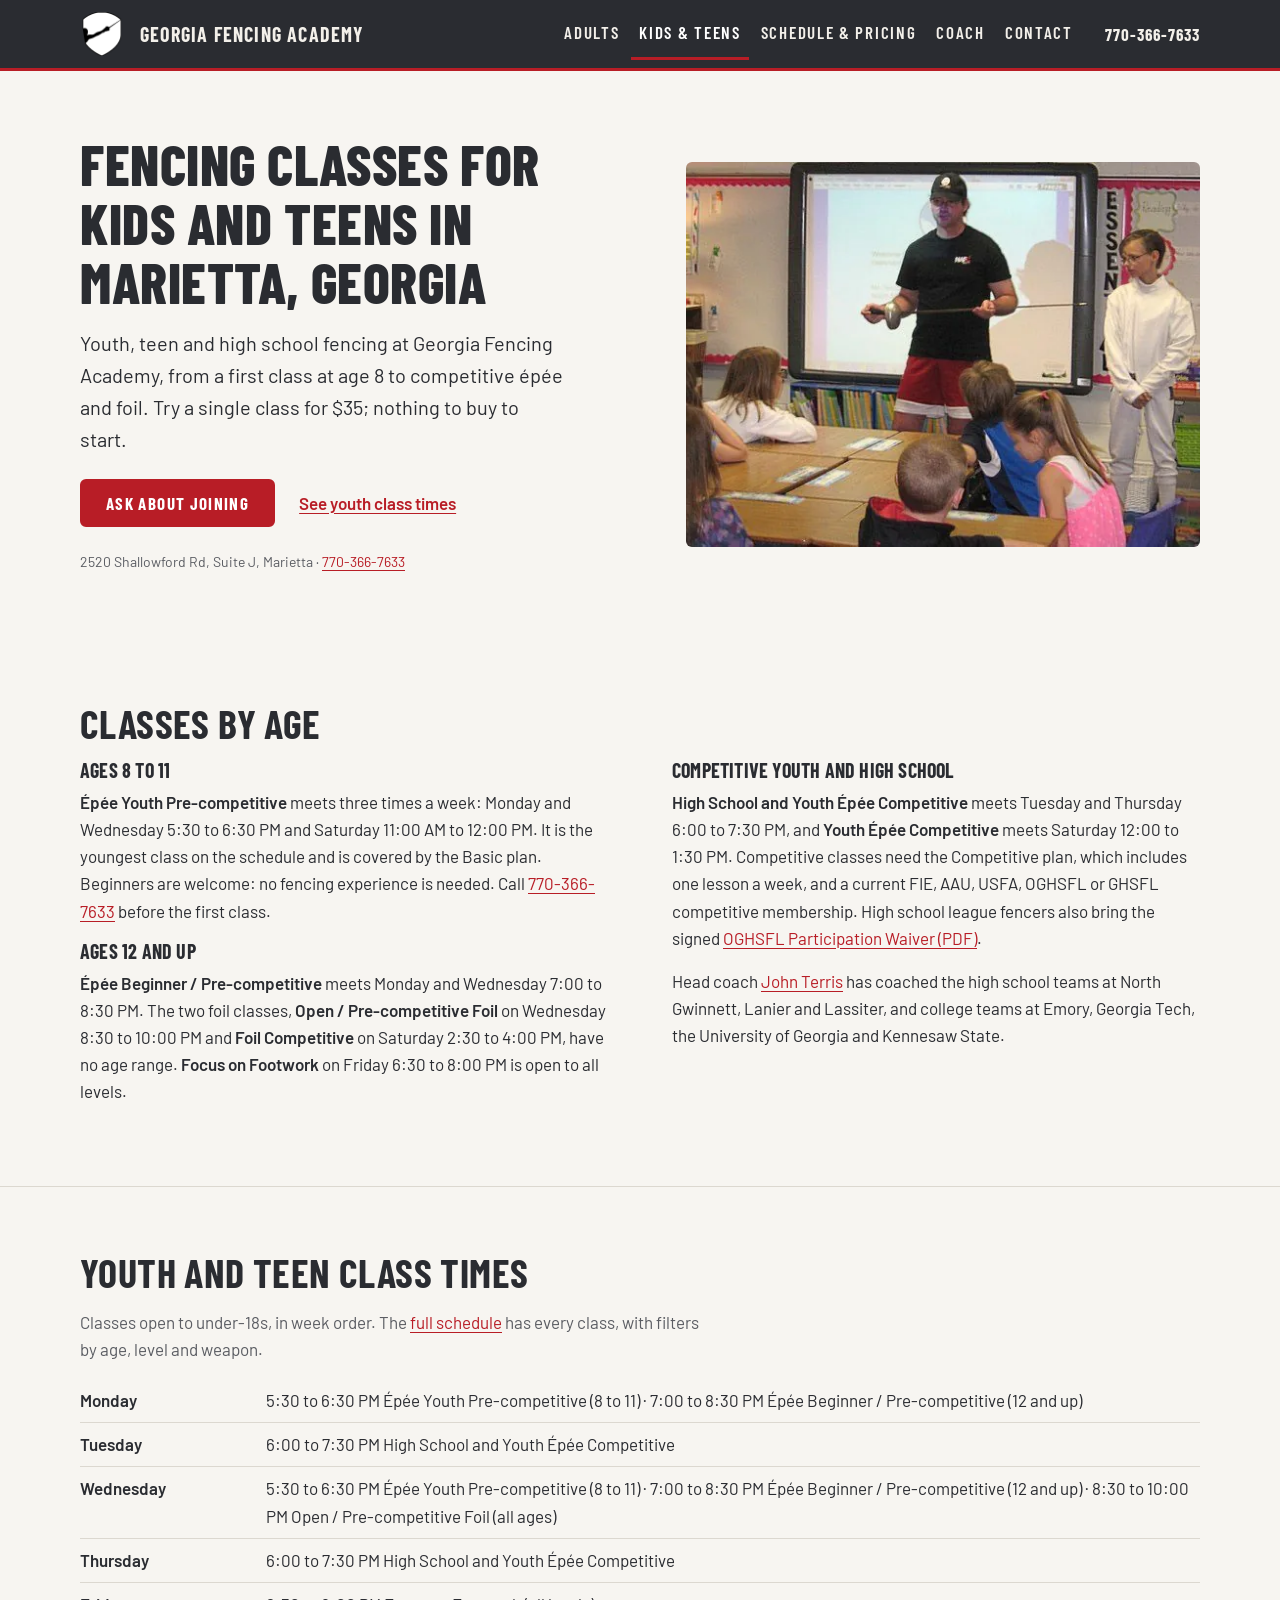
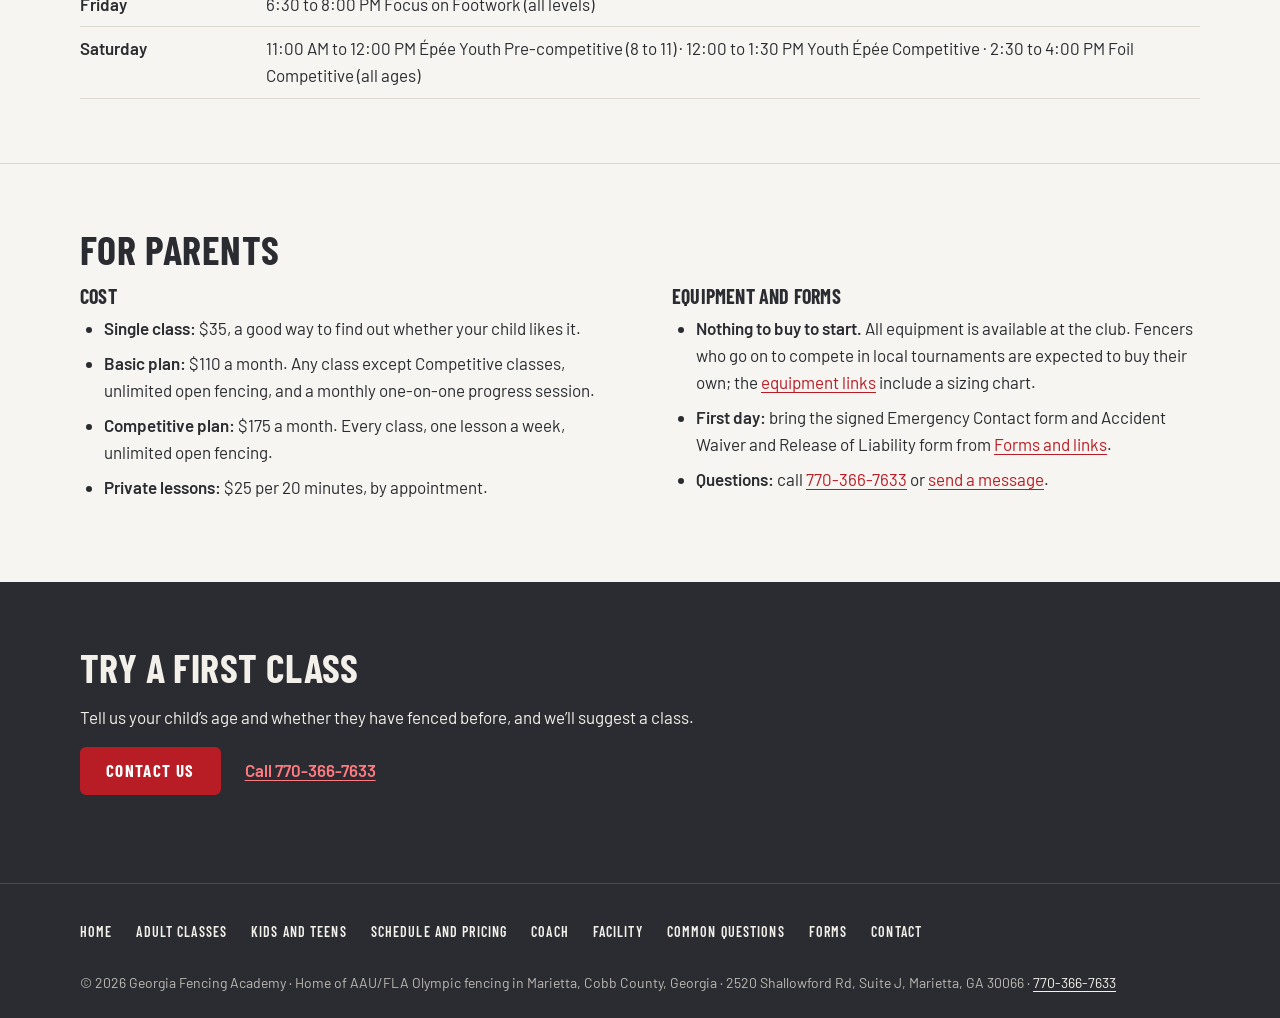
<file: kids/index.html>
<!doctype html>
<html lang="en">
<head>
<meta charset="utf-8">
<meta name="viewport" content="width=device-width, initial-scale=1, viewport-fit=cover">
<title>Kids and Teens Fencing Classes in Marietta, GA | Georgia Fencing Academy</title>
<meta name="description" content="Fencing classes for kids and teens in Marietta, GA: youth épée (epee) from age 8, beginners from 12, competitive youth and high school classes. $35 a class.">
<!-- LAUNCH: remove the noindex line below once John has signed off and the invented content in MOCK_CONTENT.md is gone. -->
<meta name="robots" content="noindex">
<link rel="canonical" href="https://georgiafencingacademy.com/kids/">
<meta property="og:type" content="website">
<meta property="og:site_name" content="Georgia Fencing Academy">
<meta property="og:title" content="Kids and Teens Fencing Classes in Marietta, GA | Georgia Fencing Academy">
<meta property="og:description" content="Fencing classes for kids and teens in Marietta, GA: youth épée (epee) from age 8, beginners from 12, competitive youth and high school classes. $35 a class.">
<meta property="og:url" content="https://georgiafencingacademy.com/kids/">
<meta property="og:image" content="https://georgiafencingacademy.com/img/share.jpg">
<meta property="og:image:width" content="1200">
<meta property="og:image:height" content="630">
<meta property="og:image:alt" content="A coach gives a fencing lesson in front of the Georgia Fencing Academy banner">
<meta property="og:locale" content="en_US">
<meta name="twitter:card" content="summary_large_image">
<meta name="color-scheme" content="light">
<meta name="theme-color" content="#2a2c31">
<link rel="icon" type="image/png" href="../img/logo-180.png">
<link rel="preload" href="../fonts/barlow-condensed-800.woff2" as="font" type="font/woff2" crossorigin>
<link rel="preload" href="../fonts/barlow-400.woff2" as="font" type="font/woff2" crossorigin>
<link rel="stylesheet" href="../styles.css">
<script type="application/ld+json">
{
 "@context": "https://schema.org",
 "@graph": [
  {
   "@type": "WebPage",
   "@id": "https://georgiafencingacademy.com/kids/#webpage",
   "url": "https://georgiafencingacademy.com/kids/",
   "name": "Fencing classes for kids and teens",
   "description": "Youth, teen and high school fencing classes in Marietta, Georgia, from age 8 to competitive level.",
   "isPartOf": {
    "@id": "https://georgiafencingacademy.com/#website"
   },
   "about": {
    "@id": "https://georgiafencingacademy.com/#club"
   },
   "dateModified": "2026-10-07",
   "breadcrumb": {
    "@type": "BreadcrumbList",
    "itemListElement": [
     {
      "@type": "ListItem",
      "position": 1,
      "name": "Home",
      "item": "https://georgiafencingacademy.com/"
     },
     {
      "@type": "ListItem",
      "position": 2,
      "name": "Fencing classes for kids and teens",
      "item": "https://georgiafencingacademy.com/kids/"
     }
    ]
   }
  }
 ]
}
</script>
</head>
<body>
<a class="skip" href="#main">Skip to content</a>

<header class="site-header">
  <div class="wrap bar">
    <a class="brand" href="../">
      <img src="../img/logo.png" alt="" width="44" height="44">
      <span>Georgia Fencing Academy</span>
    </a>
    <button class="menu-btn" type="button" aria-expanded="false" aria-controls="nav">Menu</button>
    <nav id="nav" aria-label="Main">
      <a href="../adults/">Adults</a>
      <a href="../kids/" aria-current="page">Kids &amp; Teens</a>
      <a href="../schedule/">Schedule &amp; Pricing</a>
      <a href="../#coach">Coach</a>
      <a href="../#contact">Contact</a>
    </nav>
    <a class="header-phone" href="tel:+17703667633">770-366-7633</a>
  </div>
</header>

<main id="main">
<!-- PAGE HEAD -->
<section class="hero" id="top">
  <div class="wrap hero-grid">
    <div class="hero-copy">
      <h1>Fencing classes for kids and teens in Marietta, Georgia</h1>
      <p class="lede">Youth, teen and high school fencing at Georgia Fencing Academy, from a first class at age 8 to competitive épée and foil. Try a single class for $35; nothing to buy to start.</p>
      <p class="actions">
        <a class="btn" href="../#contact">Ask about joining</a>
        <a class="textlink" href="#times">See youth class times</a>
      </p>
      <p class="hero-meta">2520 Shallowford Rd, Suite J, Marietta &middot; <a href="tel:+17703667633">770-366-7633</a></p>
    </div>
    <figure class="hero-media">
      <picture><source type="image/webp" srcset="../img/school-demo.webp"><img src="../img/school-demo.jpg" alt="A coach and a fencer in whites demonstrate fencing to a classroom of children" width="576" height="394" fetchpriority="high"></picture>
    </figure>
  </div>
</section>

<!-- BY AGE -->
<section class="section" id="ages" aria-labelledby="ages-h">
  <div class="wrap">
    <h2 id="ages-h">Classes by age</h2>
    <div class="two">
      <div>
        <h3>Ages 8 to 11</h3>
        <p class="prose"><strong>Épée Youth Pre-competitive</strong> meets three times a week: Monday and Wednesday 5:30 to 6:30 PM and Saturday 11:00 AM to 12:00 PM. It is the youngest class on the schedule and is covered by the Basic plan. Beginners are welcome: no fencing experience is needed. Call <a href="tel:+17703667633">770-366-7633</a> before the first class.</p>
        <h3>Ages 12 and up</h3>
        <p class="prose"><strong>Épée Beginner / Pre-competitive</strong> meets Monday and Wednesday 7:00 to 8:30 PM. The two foil classes, <strong>Open / Pre-competitive Foil</strong> on Wednesday 8:30 to 10:00 PM and <strong>Foil Competitive</strong> on Saturday 2:30 to 4:00 PM, have no age range. <strong>Focus on Footwork</strong> on Friday 6:30 to 8:00 PM is open to all levels.</p>
      </div>
      <div>
        <h3>Competitive youth and high school</h3>
        <p class="prose"><strong>High School and Youth Épée Competitive</strong> meets Tuesday and Thursday 6:00 to 7:30 PM, and <strong>Youth Épée Competitive</strong> meets Saturday 12:00 to 1:30 PM. Competitive classes need the Competitive plan, which includes one lesson a week, and a current FIE, AAU, USFA, OGHSFL or GHSFL competitive membership. High school league fencers also bring the signed <a href="../docs/oghsfl-participation-waiver.pdf">OGHSFL Participation Waiver (PDF)</a>.</p>
        <p class="prose">Head coach <a href="../#coach">John Terris</a> has coached the high school teams at North Gwinnett, Lanier and Lassiter, and college teams at Emory, Georgia Tech, the University of Georgia and Kennesaw State.</p>
      </div>
    </div>
  </div>
</section>

<!-- TIMES -->
<section class="section rule" id="times" aria-labelledby="times-h">
  <div class="wrap">
    <h2 id="times-h">Youth and teen class times</h2>
    <p class="intro">Classes open to under-18s, in week order. The <a href="../schedule/">full schedule</a> has every class, with filters by age, level and weapon.</p>
    <dl class="specs times">
      <div><dt>Monday</dt><dd>5:30 to 6:30 PM Épée Youth Pre-competitive (8 to 11) &middot; 7:00 to 8:30 PM Épée Beginner / Pre-competitive (12 and up)</dd></div>
      <div><dt>Tuesday</dt><dd>6:00 to 7:30 PM High School and Youth Épée Competitive</dd></div>
      <div><dt>Wednesday</dt><dd>5:30 to 6:30 PM Épée Youth Pre-competitive (8 to 11) &middot; 7:00 to 8:30 PM Épée Beginner / Pre-competitive (12 and up) &middot; 8:30 to 10:00 PM Open / Pre-competitive Foil (all ages)</dd></div>
      <div><dt>Thursday</dt><dd>6:00 to 7:30 PM High School and Youth Épée Competitive</dd></div>
      <div><dt>Friday</dt><dd>6:30 to 8:00 PM Focus on Footwork (all levels)</dd></div>
      <div><dt>Saturday</dt><dd>11:00 AM to 12:00 PM Épée Youth Pre-competitive (8 to 11) &middot; 12:00 to 1:30 PM Youth Épée Competitive &middot; 2:30 to 4:00 PM Foil Competitive (all ages)</dd></div>
    </dl>
  </div>
</section>

<!-- PARENTS -->
<section class="section rule" id="parents" aria-labelledby="parents-h">
  <div class="wrap">
    <h2 id="parents-h">For parents</h2>
    <div class="two">
      <div>
        <h3>Cost</h3>
        <ul class="plain">
          <li><strong>Single class:</strong> $35, a good way to find out whether your child likes it.</li>
          <li><strong>Basic plan:</strong> $110 a month. Any class except Competitive classes, unlimited open fencing, and a monthly one-on-one progress session.</li>
          <li><strong>Competitive plan:</strong> $175 a month. Every class, one lesson a week, unlimited open fencing.</li>
          <li><strong>Private lessons:</strong> $25 per 20 minutes, by appointment.</li>
        </ul>
      </div>
      <div>
        <h3>Equipment and forms</h3>
        <ul class="plain">
          <li><strong>Nothing to buy to start.</strong> All equipment is available at the club. Fencers who go on to compete in local tournaments are expected to buy their own; the <a href="../#forms">equipment links</a> include a sizing chart.</li>
          <li><strong>First day:</strong> bring the signed Emergency Contact form and Accident Waiver and Release of Liability form from <a href="../#forms">Forms and links</a>.</li>
          <li><strong>Questions:</strong> call <a href="tel:+17703667633">770-366-7633</a> or <a href="../#contact">send a message</a>.</li>
        </ul>
      </div>
    </div>
  </div>
</section>

<!-- CTA -->
<section class="section dark" id="join" aria-labelledby="join-h">
  <div class="wrap">
    <h2 id="join-h">Try a first class</h2>
    <p class="prose">Tell us your child&rsquo;s age and whether they have fenced before, and we&rsquo;ll suggest a class.</p>
    <p class="actions">
      <a class="btn" href="../#contact">Contact us</a>
      <a class="textlink" href="tel:+17703667633">Call 770-366-7633</a>
    </p>
  </div>
</section>

</main>

<footer class="site-footer">
  <div class="wrap">
    <nav aria-label="Footer">
    <ul class="foot-nav">
      <li><a href="../">Home</a></li>
      <li><a href="../adults/">Adult classes</a></li>
      <li><a href="../kids/">Kids and teens</a></li>
      <li><a href="../schedule/">Schedule and pricing</a></li>
      <li><a href="../#coach">Coach</a></li>
      <li><a href="../#facility">Facility</a></li>
      <li><a href="../#faq">Common questions</a></li>
      <li><a href="../#forms">Forms</a></li>
      <li><a href="../#contact">Contact</a></li>
    </ul>
    </nav>
    <p>&copy; <span id="yr">2026</span> Georgia Fencing Academy &middot; Home of AAU/FLA Olympic fencing in Marietta, Cobb County, Georgia &middot; 2520 Shallowford Rd, Suite J, Marietta, GA 30066 &middot; <a href="tel:+17703667633">770-366-7633</a></p>
  </div>
</footer>

<div class="mobile-bar">
  <a href="tel:+17703667633">Call</a>
  <a class="primary" href="../#contact">Contact us</a>
</div>

<script src="../script.js"></script>
</body>
</html>
</file>
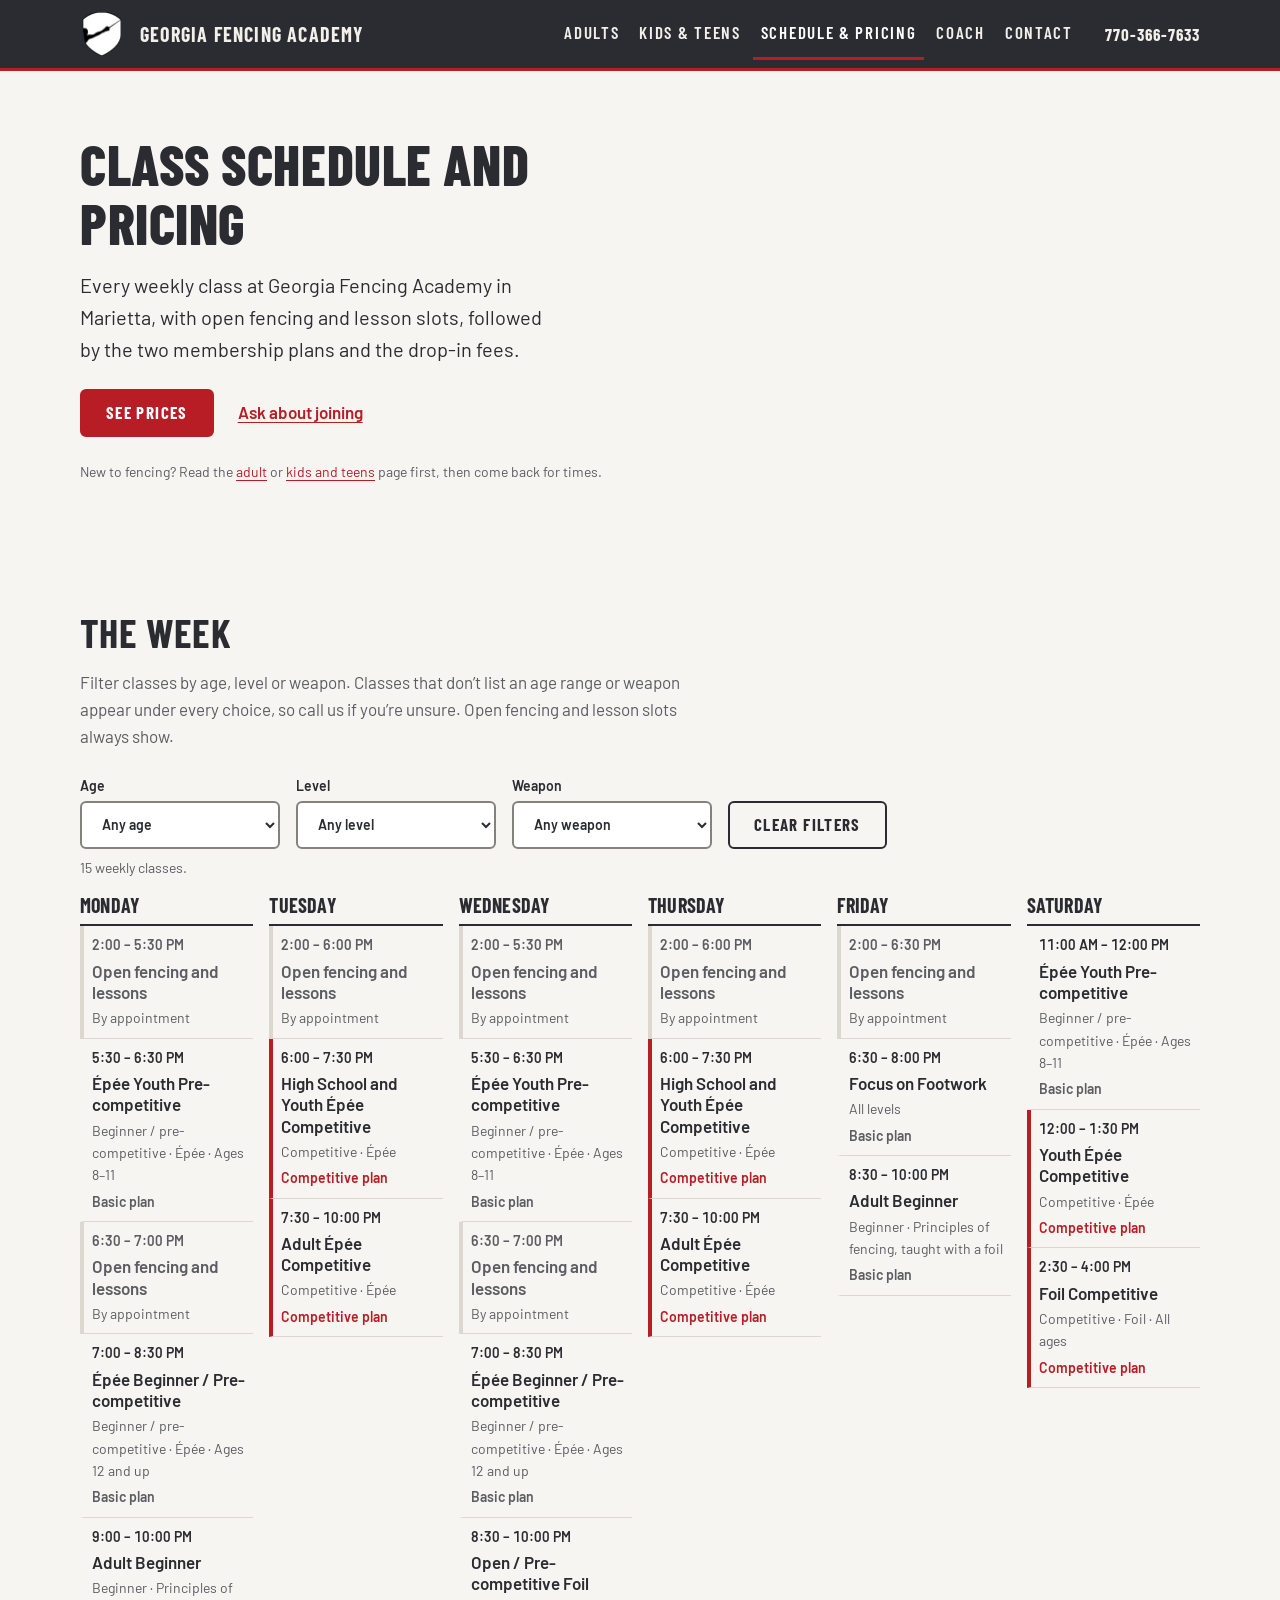
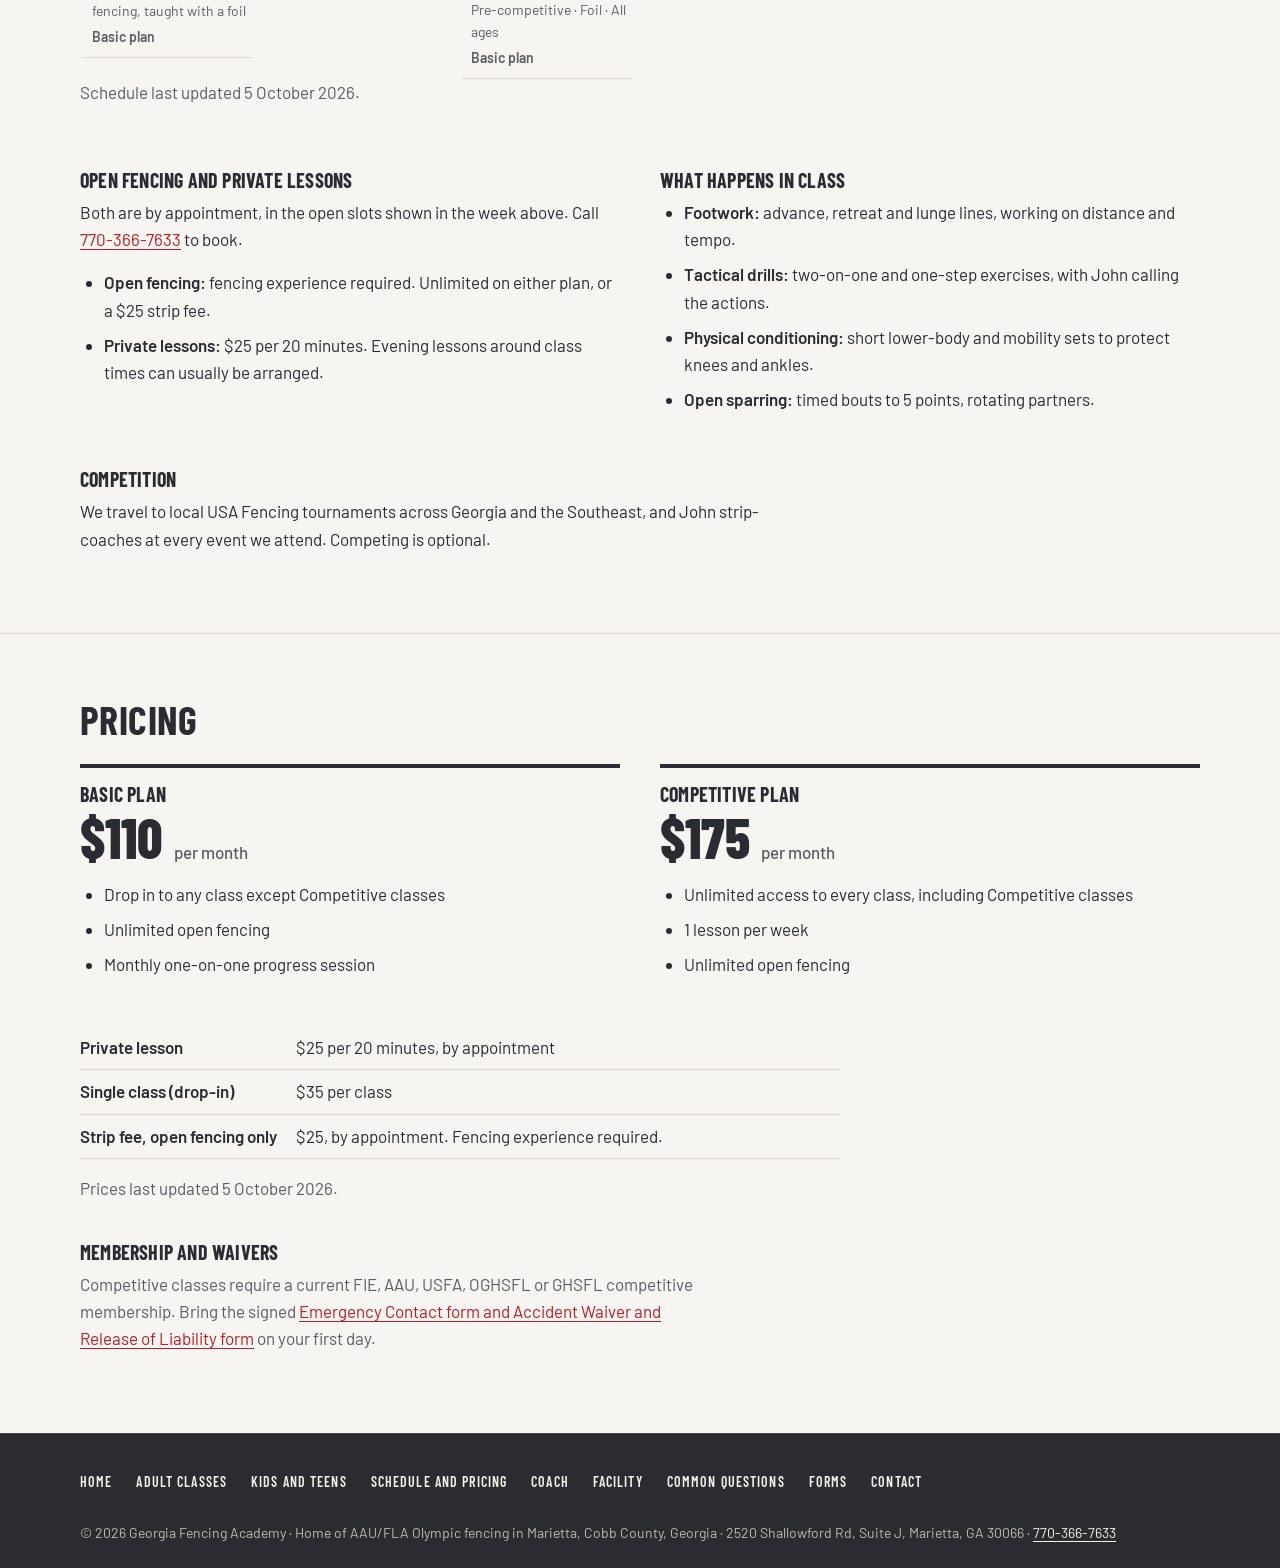
<file: schedule/index.html>
<!doctype html>
<html lang="en">
<head>
<meta charset="utf-8">
<meta name="viewport" content="width=device-width, initial-scale=1, viewport-fit=cover">
<title>Fencing Class Schedule and Pricing | Georgia Fencing Academy, Marietta, GA</title>
<meta name="description" content="Weekly fencing class schedule and prices at Georgia Fencing Academy in Marietta, GA. Classes Monday to Saturday. $35 single class, $110 or $175 a month.">
<!-- LAUNCH: remove the noindex line below once John has signed off and the invented content in MOCK_CONTENT.md is gone. -->
<meta name="robots" content="noindex">
<link rel="canonical" href="https://georgiafencingacademy.com/schedule/">
<meta property="og:type" content="website">
<meta property="og:site_name" content="Georgia Fencing Academy">
<meta property="og:title" content="Fencing Class Schedule and Pricing | Georgia Fencing Academy">
<meta property="og:description" content="Weekly fencing class schedule and prices at Georgia Fencing Academy in Marietta, GA. Classes Monday to Saturday. $35 single class, $110 or $175 a month.">
<meta property="og:url" content="https://georgiafencingacademy.com/schedule/">
<meta property="og:image" content="https://georgiafencingacademy.com/img/share.jpg">
<meta property="og:image:width" content="1200">
<meta property="og:image:height" content="630">
<meta property="og:image:alt" content="A coach gives a fencing lesson in front of the Georgia Fencing Academy banner">
<meta property="og:locale" content="en_US">
<meta name="twitter:card" content="summary_large_image">
<meta name="color-scheme" content="light">
<meta name="theme-color" content="#2a2c31">
<link rel="icon" type="image/png" href="../img/logo-180.png">
<link rel="preload" href="../fonts/barlow-condensed-800.woff2" as="font" type="font/woff2" crossorigin>
<link rel="preload" href="../fonts/barlow-400.woff2" as="font" type="font/woff2" crossorigin>
<link rel="stylesheet" href="../styles.css">
<script type="application/ld+json">
{
 "@context": "https://schema.org",
 "@graph": [
  {
   "@type": "WebPage",
   "@id": "https://georgiafencingacademy.com/schedule/#webpage",
   "url": "https://georgiafencingacademy.com/schedule/",
   "name": "Class schedule and pricing",
   "description": "Weekly class timetable, open fencing and lesson slots, membership plans and fees at Georgia Fencing Academy in Marietta, Georgia.",
   "isPartOf": {
    "@id": "https://georgiafencingacademy.com/#website"
   },
   "about": {
    "@id": "https://georgiafencingacademy.com/#club"
   },
   "dateModified": "2026-10-07",
   "breadcrumb": {
    "@type": "BreadcrumbList",
    "itemListElement": [
     {
      "@type": "ListItem",
      "position": 1,
      "name": "Home",
      "item": "https://georgiafencingacademy.com/"
     },
     {
      "@type": "ListItem",
      "position": 2,
      "name": "Class schedule and pricing",
      "item": "https://georgiafencingacademy.com/schedule/"
     }
    ]
   }
  }
 ]
}
</script>
</head>
<body>
<a class="skip" href="#main">Skip to content</a>

<header class="site-header">
  <div class="wrap bar">
    <a class="brand" href="../">
      <img src="../img/logo.png" alt="" width="44" height="44">
      <span>Georgia Fencing Academy</span>
    </a>
    <button class="menu-btn" type="button" aria-expanded="false" aria-controls="nav">Menu</button>
    <nav id="nav" aria-label="Main">
      <a href="../adults/">Adults</a>
      <a href="../kids/">Kids &amp; Teens</a>
      <a href="../schedule/" aria-current="page">Schedule &amp; Pricing</a>
      <a href="../#coach">Coach</a>
      <a href="../#contact">Contact</a>
    </nav>
    <a class="header-phone" href="tel:+17703667633">770-366-7633</a>
  </div>
</header>

<main id="main">
<!-- PAGE HEAD -->
<section class="hero" id="top">
  <div class="wrap">
    <div class="hero-copy">
      <h1>Class schedule and pricing</h1>
      <p class="lede">Every weekly class at Georgia Fencing Academy in Marietta, with open fencing and lesson slots, followed by the two membership plans and the drop-in fees.</p>
      <p class="actions">
        <a class="btn" href="#pricing">See prices</a>
        <a class="textlink" href="../#contact">Ask about joining</a>
      </p>
      <p class="hero-meta">New to fencing? Read the <a href="../adults/">adult</a> or <a href="../kids/">kids and teens</a> page first, then come back for times.</p>
    </div>
  </div>
</section>

<!-- SCHEDULE -->
<section class="section" id="classes" aria-labelledby="schedule">
  <div class="wrap">
    <h2 id="schedule">The week</h2>
    <p class="intro">Filter classes by age, level or weapon. Classes that don&rsquo;t list an age range or weapon appear under every choice, so call us if you&rsquo;re unsure. Open fencing and lesson slots always show.</p>

    <form class="filters" id="filters" hidden>
      <label>Age
        <select name="age">
          <option value="">Any age</option>
          <option value="youth">Youth (8&ndash;11)</option>
          <option value="teen">Teen / high school</option>
          <option value="adult">Adult</option>
        </select>
      </label>
      <label>Level
        <select name="level">
          <option value="">Any level</option>
          <option value="beginner">Beginner</option>
          <option value="pre">Pre-competitive</option>
          <option value="comp">Competitive</option>
        </select>
      </label>
      <label>Weapon
        <select name="weapon">
          <option value="">Any weapon</option>
          <option value="foil">Foil</option>
          <option value="épée">Épée</option>
        </select>
      </label>
      <button class="btn btn-quiet" type="reset">Clear filters</button>
    </form>
    <p class="status" id="status" role="status" aria-live="polite"></p>

    <div class="week" id="week">
      <section class="day" data-day="Monday">
        <h3>Monday</h3>
        <ul class="rows">
        <li class="row open">
          <time>2:00 – 5:30 PM</time>
          <div class="what"><strong>Open fencing and lessons</strong><span>By appointment</span></div>
        </li>
        <li class="row" data-ages="youth" data-level="beginner pre" data-weapon="épée">
          <time>5:30 – 6:30 PM</time>
          <div class="what"><strong>Épée Youth Pre-competitive</strong><span>Beginner / pre-competitive · Épée · Ages 8–11</span></div>
          <span class="tier">Basic plan</span>
        </li>
        <li class="row open">
          <time>6:30 – 7:00 PM</time>
          <div class="what"><strong>Open fencing and lessons</strong><span>By appointment</span></div>
        </li>
        <li class="row" data-ages="teen adult" data-level="beginner pre" data-weapon="épée">
          <time>7:00 – 8:30 PM</time>
          <div class="what"><strong>Épée Beginner / Pre-competitive</strong><span>Beginner / pre-competitive · Épée · Ages 12 and up</span></div>
          <span class="tier">Basic plan</span>
        </li>
        <li class="row" data-ages="adult" data-level="beginner" data-weapon="">
          <time>9:00 – 10:00 PM</time>
          <div class="what"><strong>Adult Beginner</strong><span>Beginner · Principles of fencing, taught with a foil</span></div>
          <span class="tier">Basic plan</span>
        </li>
        </ul>
      </section>
      <section class="day" data-day="Tuesday">
        <h3>Tuesday</h3>
        <ul class="rows">
        <li class="row open">
          <time>2:00 – 6:00 PM</time>
          <div class="what"><strong>Open fencing and lessons</strong><span>By appointment</span></div>
        </li>
        <li class="row comp" data-ages="youth teen" data-level="comp" data-weapon="épée">
          <time>6:00 – 7:30 PM</time>
          <div class="what"><strong>High School and Youth Épée Competitive</strong><span>Competitive · Épée</span></div>
          <span class="tier">Competitive plan</span>
        </li>
        <li class="row comp" data-ages="adult" data-level="comp" data-weapon="épée">
          <time>7:30 – 10:00 PM</time>
          <div class="what"><strong>Adult Épée Competitive</strong><span>Competitive · Épée</span></div>
          <span class="tier">Competitive plan</span>
        </li>
        </ul>
      </section>
      <section class="day" data-day="Wednesday">
        <h3>Wednesday</h3>
        <ul class="rows">
        <li class="row open">
          <time>2:00 – 5:30 PM</time>
          <div class="what"><strong>Open fencing and lessons</strong><span>By appointment</span></div>
        </li>
        <li class="row" data-ages="youth" data-level="beginner pre" data-weapon="épée">
          <time>5:30 – 6:30 PM</time>
          <div class="what"><strong>Épée Youth Pre-competitive</strong><span>Beginner / pre-competitive · Épée · Ages 8–11</span></div>
          <span class="tier">Basic plan</span>
        </li>
        <li class="row open">
          <time>6:30 – 7:00 PM</time>
          <div class="what"><strong>Open fencing and lessons</strong><span>By appointment</span></div>
        </li>
        <li class="row" data-ages="teen adult" data-level="beginner pre" data-weapon="épée">
          <time>7:00 – 8:30 PM</time>
          <div class="what"><strong>Épée Beginner / Pre-competitive</strong><span>Beginner / pre-competitive · Épée · Ages 12 and up</span></div>
          <span class="tier">Basic plan</span>
        </li>
        <li class="row" data-ages="" data-level="pre" data-weapon="foil">
          <time>8:30 – 10:00 PM</time>
          <div class="what"><strong>Open / Pre-competitive Foil</strong><span>Pre-competitive · Foil · All ages</span></div>
          <span class="tier">Basic plan</span>
        </li>
        </ul>
      </section>
      <section class="day" data-day="Thursday">
        <h3>Thursday</h3>
        <ul class="rows">
        <li class="row open">
          <time>2:00 – 6:00 PM</time>
          <div class="what"><strong>Open fencing and lessons</strong><span>By appointment</span></div>
        </li>
        <li class="row comp" data-ages="youth teen" data-level="comp" data-weapon="épée">
          <time>6:00 – 7:30 PM</time>
          <div class="what"><strong>High School and Youth Épée Competitive</strong><span>Competitive · Épée</span></div>
          <span class="tier">Competitive plan</span>
        </li>
        <li class="row comp" data-ages="adult" data-level="comp" data-weapon="épée">
          <time>7:30 – 10:00 PM</time>
          <div class="what"><strong>Adult Épée Competitive</strong><span>Competitive · Épée</span></div>
          <span class="tier">Competitive plan</span>
        </li>
        </ul>
      </section>
      <section class="day" data-day="Friday">
        <h3>Friday</h3>
        <ul class="rows">
        <li class="row open">
          <time>2:00 – 6:30 PM</time>
          <div class="what"><strong>Open fencing and lessons</strong><span>By appointment</span></div>
        </li>
        <li class="row" data-ages="" data-level="" data-weapon="">
          <time>6:30 – 8:00 PM</time>
          <div class="what"><strong>Focus on Footwork</strong><span>All levels</span></div>
          <span class="tier">Basic plan</span>
        </li>
        <li class="row" data-ages="adult" data-level="beginner" data-weapon="">
          <time>8:30 – 10:00 PM</time>
          <div class="what"><strong>Adult Beginner</strong><span>Beginner · Principles of fencing, taught with a foil</span></div>
          <span class="tier">Basic plan</span>
        </li>
        </ul>
      </section>
      <section class="day" data-day="Saturday">
        <h3>Saturday</h3>
        <ul class="rows">
        <li class="row" data-ages="youth" data-level="beginner pre" data-weapon="épée">
          <time>11:00 AM – 12:00 PM</time>
          <div class="what"><strong>Épée Youth Pre-competitive</strong><span>Beginner / pre-competitive · Épée · Ages 8–11</span></div>
          <span class="tier">Basic plan</span>
        </li>
        <li class="row comp" data-ages="youth teen" data-level="comp" data-weapon="épée">
          <time>12:00 – 1:30 PM</time>
          <div class="what"><strong>Youth Épée Competitive</strong><span>Competitive · Épée</span></div>
          <span class="tier">Competitive plan</span>
        </li>
        <li class="row comp" data-ages="" data-level="comp" data-weapon="foil">
          <time>2:30 – 4:00 PM</time>
          <div class="what"><strong>Foil Competitive</strong><span>Competitive · Foil · All ages</span></div>
          <span class="tier">Competitive plan</span>
        </li>
        </ul>
      </section>
    </div>
    <!-- Change this date whenever the timetable changes. Also change dateModified in the JSON-LD and lastmod in sitemap.xml. -->
    <p class="note-plain updated">Schedule last updated <time datetime="2026-10-05">5 October 2026</time>.</p>
    <div class="none" id="none" hidden>
      <p><strong>No classes match those filters.</strong> Try a different level or weapon, or call <a href="tel:+17703667633">770-366-7633</a> and we&rsquo;ll help you find one.</p>
      <button class="btn btn-quiet" type="button" id="none-reset">Clear filters</button>
    </div>

    <div class="two schedule-extras">
      <div id="open-fencing">
        <h3>Open fencing and private lessons</h3>
        <p>Both are by appointment, in the open slots shown in the week above. Call <a href="tel:+17703667633">770-366-7633</a> to book.</p>
        <ul class="plain">
          <li><strong>Open fencing:</strong> fencing experience required. Unlimited on either plan, or a $25 strip fee.</li>
          <li><strong>Private lessons:</strong> $25 per 20 minutes. Evening lessons around class times can usually be arranged.</li>
        </ul>
      </div>
      <div>
        <h3>What happens in class</h3>
        <ul class="plain">
          <li><strong>Footwork:</strong> advance, retreat and lunge lines, working on distance and tempo.</li>
          <li><strong>Tactical drills:</strong> two-on-one and one-step exercises, with John calling the actions.</li>
          <li><strong>Physical conditioning:</strong> short lower-body and mobility sets to protect knees and ankles.</li>
          <li><strong>Open sparring:</strong> timed bouts to 5 points, rotating partners.</li>
        </ul>
      </div>
    </div>

    <h3 class="sub">Competition</h3>
    <p class="prose">We travel to local USA Fencing tournaments across Georgia and the Southeast, and John strip-coaches at every event we attend. Competing is optional.</p>
  </div>
</section>

<!-- PRICING -->
<section class="section rule" id="pricing" aria-labelledby="pricing-h">
  <div class="wrap">
    <h2 id="pricing-h">Pricing</h2>
    <div class="plans">
      <div class="plan">
        <h3>Basic plan</h3>
        <p class="price">$110 <span>per month</span></p>
        <ul>
          <li>Drop in to any class except Competitive classes</li>
          <li>Unlimited open fencing</li>
          <li>Monthly one-on-one progress session</li>
        </ul>
      </div>
      <div class="plan">
        <h3>Competitive plan</h3>
        <p class="price">$175 <span>per month</span></p>
        <ul>
          <li>Unlimited access to every class, including Competitive classes</li>
          <li>1 lesson per week</li>
          <li>Unlimited open fencing</li>
        </ul>
      </div>
    </div>
    <dl class="fees">
      <div><dt>Private lesson</dt><dd>$25 per 20 minutes, by appointment</dd></div>
      <div><dt>Single class (drop-in)</dt><dd>$35 per class</dd></div>
      <div><dt>Strip fee, open fencing only</dt><dd>$25, by appointment. Fencing experience required.</dd></div>
    </dl>
    <p class="note-plain updated">Prices last updated <time datetime="2026-10-05">5 October 2026</time>.</p>
    <h3 class="sub">Membership and waivers</h3>
    <p class="note-plain">Competitive classes require a current FIE, AAU, USFA, OGHSFL or GHSFL competitive membership. Bring the signed <a href="../#forms">Emergency Contact form and Accident Waiver and Release of Liability form</a> on your first day.</p>
  </div>
</section>


</main>

<footer class="site-footer">
  <div class="wrap">
    <nav aria-label="Footer">
    <ul class="foot-nav">
      <li><a href="../">Home</a></li>
      <li><a href="../adults/">Adult classes</a></li>
      <li><a href="../kids/">Kids and teens</a></li>
      <li><a href="../schedule/">Schedule and pricing</a></li>
      <li><a href="../#coach">Coach</a></li>
      <li><a href="../#facility">Facility</a></li>
      <li><a href="../#faq">Common questions</a></li>
      <li><a href="../#forms">Forms</a></li>
      <li><a href="../#contact">Contact</a></li>
    </ul>
    </nav>
    <p>&copy; <span id="yr">2026</span> Georgia Fencing Academy &middot; Home of AAU/FLA Olympic fencing in Marietta, Cobb County, Georgia &middot; 2520 Shallowford Rd, Suite J, Marietta, GA 30066 &middot; <a href="tel:+17703667633">770-366-7633</a></p>
  </div>
</footer>

<div class="mobile-bar">
  <a href="tel:+17703667633">Call</a>
  <a class="primary" href="../#contact">Contact us</a>
</div>

<script src="../script.js"></script>
</body>
</html>
</file>
<file: styles.css>
/* ===== Design contract =====
   Type scale:    14 / 17 (body) / 20 / 28 / 40 / 56   (--t-*)
   Spacing scale: 4 / 8 / 16 / 24 / 40 / 64 / 96        (--s-*)
   Radius:        one value, 6px, on buttons, inputs, images
   Content width: one value, 1120px, for every section
   Color roles:   light site. Soft white page, dark gray text. Header, footer, mobile bar
                  and .dark bands (results, contact, join) are dark gray: they re-scope
                  the same tokens, so every rule below works on both surfaces.
                  red = buttons, links, "Competitive" marker. Logo is black on white.
   Surfaces:      no cards or shadows. Groups are separated by rules and space.
   Buttons:       .btn (primary, red) and .btn-quiet (secondary, outlined). Nothing else.
   Photos:        4:3 crops, all from the club's own site. No stock.
   Motion:        none beyond the default smooth scroll to anchors.
*/

/* Fonts: Barlow and Barlow Condensed (SIL Open Font License), latin subset, hosted locally in fonts/. */
@font-face{font-family:"Barlow";font-style:normal;font-weight:400;font-display:swap;src:url("fonts/barlow-400.woff2") format("woff2")}
@font-face{font-family:"Barlow";font-style:normal;font-weight:500;font-display:swap;src:url("fonts/barlow-500.woff2") format("woff2")}
@font-face{font-family:"Barlow";font-style:normal;font-weight:600;font-display:swap;src:url("fonts/barlow-600.woff2") format("woff2")}
@font-face{font-family:"Barlow Condensed";font-style:normal;font-weight:600;font-display:swap;src:url("fonts/barlow-condensed-600.woff2") format("woff2")}
@font-face{font-family:"Barlow Condensed";font-style:normal;font-weight:700;font-display:swap;src:url("fonts/barlow-condensed-700.woff2") format("woff2")}
@font-face{font-family:"Barlow Condensed";font-style:normal;font-weight:800;font-display:swap;src:url("fonts/barlow-condensed-800.woff2") format("woff2")}

:root{
  color-scheme:light;
  --paper:#f7f5f1;        /* page background: soft white */
  --paper-2:#ffffff;      /* raised surfaces: form fields */
  --deep:#2a2c31;         /* dark gray bands */
  --ink:#2a2c31;          /* text: dark gray */
  --muted:#5b5d63;
  --red:#b81d26;          /* links and markers */
  --red-hover:#8c141b;
  --btn:#b81d26;          /* red button fill, white text */
  --btn-hover:#d02530;
  --line:#dcd8d0;
  --field-line:#85827b;   /* input borders need more contrast than rules */
  --focus:#a3161f;        /* focus ring and error text */

  --t-sm:.875rem; --t-md:1.0625rem; --t-lg:1.25rem; --t-xl:1.75rem; --t-2xl:2.5rem; --t-3xl:3.5rem;
  --s-1:4px; --s-2:8px; --s-3:16px; --s-4:24px; --s-5:40px; --s-6:64px; --s-7:96px;
  --r:6px;
  --width:1120px;
  --head:"Barlow Condensed","Arial Narrow",Impact,sans-serif;
  --body:"Barlow",system-ui,-apple-system,"Segoe UI",Roboto,sans-serif;
}
/* dark gray surfaces: same token names, dark values */
.site-header,.site-footer,.mobile-bar,.dark{
  color-scheme:dark;
  --paper:#2a2c31;
  --paper-2:#34363c;
  --deep:#2a2c31;
  --ink:#f3f0ea;
  --muted:#bdbab3;
  --red:#ff7a80;
  --red-hover:#ffa8ab;
  --line:#474a51;
  --field-line:#8b8982;
  --focus:#ffb3b6;
  color:var(--ink);
}
*{box-sizing:border-box}
[hidden]{display:none!important}
html{scroll-behavior:smooth;scroll-padding-top:88px}
body{margin:0;background:var(--paper);color:var(--ink);font:400 var(--t-md)/1.6 var(--body);-webkit-font-smoothing:antialiased}
img{max-width:100%;height:auto;display:block}
a{color:var(--red);text-underline-offset:3px}
a:hover{color:var(--red-hover)}
:focus-visible{outline:3px solid var(--focus);outline-offset:3px;border-radius:var(--r)}
.wrap{width:min(var(--width),100% - 2*var(--s-3));margin-inline:auto}
.skip{position:absolute;left:-999px;top:var(--s-2);background:#fff;color:#000;padding:var(--s-2) var(--s-3);z-index:100}
.skip:focus{left:var(--s-2)}
.sr{position:absolute;width:1px;height:1px;overflow:hidden;clip:rect(0 0 0 0);white-space:nowrap}

/* type */
h1,h2,h3{font-family:var(--head);text-transform:uppercase;letter-spacing:.01em;line-height:1.05;margin:0}
h1{font-size:clamp(var(--t-2xl),7vw,var(--t-3xl));font-weight:800;max-width:20ch}
h2{font-size:clamp(var(--t-xl),4vw,var(--t-2xl));font-weight:700;margin-bottom:var(--s-3)}
h3{font-size:var(--t-lg);font-weight:700;margin-bottom:var(--s-2)}
h3.sub{margin-top:var(--s-5)}
p{margin:0 0 var(--s-3)}
dl{margin:0}
dt{font-weight:600}
dd{margin:0}
.intro,.note-plain{max-width:62ch;color:var(--muted)}
.prose{max-width:68ch}
.plain{margin:0 0 var(--s-3);padding-left:var(--s-4)}
.plain li{margin-bottom:var(--s-2)}

/* buttons */
.btn{display:inline-flex;align-items:center;justify-content:center;min-height:48px;padding:var(--s-2) var(--s-4);border:2px solid var(--btn);border-radius:var(--r);background:var(--btn);color:#fff;font:700 var(--t-md)/1 var(--head);letter-spacing:.08em;text-transform:uppercase;text-decoration:none;cursor:pointer}
.btn:hover{background:var(--btn-hover);border-color:var(--btn-hover);color:#fff}
.btn-quiet{background:transparent;color:var(--ink);border-color:var(--ink)}
.btn-quiet:hover{background:var(--ink);color:var(--paper);border-color:var(--ink)}
.textlink{display:inline-flex;align-items:center;min-height:48px;padding:0 var(--s-2);font-weight:600}

/* header */
.site-header{position:sticky;top:0;z-index:50;background:var(--deep);border-bottom:3px solid var(--btn)}
.bar{display:flex;align-items:center;gap:var(--s-4);min-height:68px}
.brand{display:flex;align-items:center;gap:var(--s-3);color:var(--ink);text-decoration:none;font:700 var(--t-lg)/1 var(--head);letter-spacing:.06em;text-transform:uppercase;margin-right:auto}
.brand:hover{color:#fff}
.brand img{width:44px;height:44px}
#nav{display:flex;gap:var(--s-1)}
#nav a{color:var(--ink);text-decoration:none;font:600 var(--t-md)/1 var(--head);letter-spacing:.1em;text-transform:uppercase;padding:var(--s-3) var(--s-2);min-height:48px;display:inline-flex;align-items:center;border-bottom:3px solid transparent}
#nav a:hover{color:#fff;border-bottom-color:var(--muted)}
#nav a[aria-current="true"],#nav a[aria-current="page"]{border-bottom-color:var(--btn);color:#fff}
.header-phone{color:var(--ink);font:700 var(--t-md)/1 var(--head);letter-spacing:.06em;text-decoration:none;padding:var(--s-3) 0;white-space:nowrap}
.header-phone:hover{color:#fff;text-decoration:underline}
.menu-btn{display:none;min-height:48px;background:transparent;border:2px solid var(--muted);border-radius:var(--r);color:var(--ink);font:700 var(--t-md)/1 var(--head);letter-spacing:.08em;text-transform:uppercase;padding:0 var(--s-3);cursor:pointer}

/* hero */
.hero{padding:var(--s-6) 0}
.hero-grid{display:grid;grid-template-columns:1.1fr 1fr;gap:var(--s-5);align-items:center}
.hero-copy{max-width:640px}
.hero h1{margin-bottom:var(--s-3)}
.lede{font-size:var(--t-lg);max-width:44ch;margin-bottom:var(--s-4)}
.actions{display:flex;flex-wrap:wrap;align-items:center;gap:var(--s-2) var(--s-3);margin-bottom:var(--s-4)}
.hero-meta{color:var(--muted);font-size:var(--t-sm);margin:0}
.hero-media{margin:0}
.hero-media img{width:100%;aspect-ratio:4/3;object-fit:cover;border-radius:var(--r)}

/* sections */
.section{padding:var(--s-6) 0}
.section.rule{border-top:1px solid var(--line)}
.dark{background:var(--deep)}
.two{display:grid;grid-template-columns:1fr 1fr;gap:var(--s-6)}

/* classes + schedule: New/Already blocks, then a week grid (one column per day, classes in time order) */
.start{gap:var(--s-5);margin:var(--s-5) 0 var(--s-3)}
.real-photo{margin:0 0 var(--s-3)}
.real-photo img{width:100%;aspect-ratio:4/3;object-fit:cover;border-radius:var(--r)}
.real-photo figcaption{font-size:var(--t-sm);color:var(--muted);padding-top:var(--s-2)}

.filters{display:flex;flex-wrap:wrap;align-items:end;gap:var(--s-3);margin:var(--s-4) 0 var(--s-2)}
.filters label,.field label{display:grid;gap:var(--s-1);font-size:var(--t-sm);font-weight:600}
select,input,textarea{font:inherit;color:var(--ink);background:var(--paper-2);border:2px solid var(--field-line);border-radius:var(--r);min-height:48px;padding:var(--s-2) var(--s-3);width:100%}
select{min-width:200px;width:auto}
textarea{min-height:112px;resize:vertical}
.status{min-height:1.6em;color:var(--muted);font-size:var(--t-sm);margin:var(--s-2) 0 var(--s-3)}
.week{display:grid;grid-template-columns:repeat(6,minmax(0,1fr));gap:var(--s-4) var(--s-3)}
.day h3{border-bottom:2px solid var(--ink);padding-bottom:var(--s-2);margin-bottom:0}
.rows{list-style:none;margin:0;padding:0}
.row{padding:var(--s-2) 0 var(--s-2) var(--s-2);border-bottom:1px solid var(--line);border-left:4px solid transparent}
.row.comp{border-left-color:var(--red)}
.row time{display:block;font-size:var(--t-sm);font-weight:600;font-variant-numeric:tabular-nums}
.row .what strong{display:block;font-weight:600;line-height:1.25;margin:var(--s-1) 0}
.row .what span{display:block;color:var(--muted);font-size:var(--t-sm)}
.row .tier{display:block;font-size:var(--t-sm);font-weight:600;color:var(--muted);margin-top:var(--s-1)}
.row.comp .tier{color:var(--red)}
.row.open{border-left-color:var(--line)}
.row.open time,.row.open .what strong{color:var(--muted)}
.day.empty::after{content:"No matching classes";display:block;padding:var(--s-2);color:var(--muted);font-size:var(--t-sm)}
.none{padding:var(--s-4);border:2px dashed var(--line);border-radius:var(--r)}
.schedule-extras{margin-top:var(--s-6);gap:var(--s-5)}
.fees div{display:grid;grid-template-columns:200px 1fr;gap:var(--s-3);padding:var(--s-2) 0;border-bottom:1px solid var(--line)}

/* pricing */
.plans{display:grid;grid-template-columns:repeat(2,minmax(0,1fr));gap:var(--s-5);margin:var(--s-4) 0 var(--s-5)}
.plan{border-top:4px solid var(--ink);padding-top:var(--s-3)}
.plan h3{margin-bottom:var(--s-1)}
.price{font:800 var(--t-3xl)/1 var(--head);margin:0 0 var(--s-3)}
.price span{font:500 var(--t-md)/1 var(--body);color:var(--muted)}
.plan ul{margin:0;padding-left:var(--s-4)}
.plan li{margin-bottom:var(--s-2)}
.fees{max-width:760px;margin-bottom:var(--s-3)}

/* coach */
.coach{display:grid;grid-template-columns:200px 1fr;gap:var(--s-5);align-items:start}
.coach-id img{border-radius:var(--r);margin-bottom:var(--s-2)}
.coach-id p{color:var(--muted);font-size:var(--t-sm);margin:0}
.coach-body>p{max-width:68ch}
.coach-body dl div{display:grid;grid-template-columns:180px 1fr;gap:var(--s-3);padding:var(--s-3) 0;border-top:1px solid var(--line)}
.coach-photo{max-width:520px;margin-top:var(--s-4)}

/* facility */
.specs div{display:grid;grid-template-columns:170px 1fr;gap:var(--s-3);padding:var(--s-2) 0;border-bottom:1px solid var(--line)}

/* members */
.quotes{display:grid;grid-template-columns:1fr 1fr;gap:var(--s-5)}
.quote{margin:0;padding-left:var(--s-3);border-left:4px solid var(--line)}
.quote blockquote{margin:0 0 var(--s-2)}
.quote figcaption{font-size:var(--t-sm);font-weight:600;color:var(--muted)}
.photos{display:grid;grid-template-columns:1fr 1fr;gap:var(--s-4) var(--s-3);margin-top:var(--s-4)}
.photos figure{margin:0}
.photos img{width:100%;aspect-ratio:4/3;object-fit:cover;border-radius:var(--r)}
.photos .upper img{object-position:50% 30%}
.photos figcaption{font-size:var(--t-sm);color:var(--muted);padding-top:var(--s-2)}

/* faq */
.faq{max-width:760px}
details{border-bottom:1px solid var(--line)}
summary{cursor:pointer;font-weight:600;padding:var(--s-3) var(--s-5) var(--s-3) 0;min-height:48px;list-style:none;position:relative}
summary::-webkit-details-marker{display:none}
summary::after{content:"+";position:absolute;right:var(--s-2);top:var(--s-2);font:400 var(--t-xl)/1 var(--body);color:var(--red)}
details[open] summary::after{content:"\2212"}
details p{max-width:62ch;color:var(--muted)}

/* forms + links + contact */
.links{list-style:none;margin:0 0 var(--s-4);padding:0}
.links a{display:flex;align-items:center;min-height:48px;border-bottom:1px solid var(--line);font-weight:600}
.contact{display:grid;gap:var(--s-3);margin-top:var(--s-4);max-width:520px}
.req-note,.hint{color:var(--muted);font-size:var(--t-sm);margin:0}
.field{display:grid;gap:var(--s-1)}
.field.invalid input,.field.invalid textarea{border-color:var(--focus)}
.err{color:var(--focus);font-size:var(--t-sm);font-weight:600;margin:0}
.err::before{content:"Error: "}
.contact .btn{justify-self:start}
.sent{padding:var(--s-3);border:2px solid var(--line);border-radius:var(--r);margin:0}
.visit address{font-style:normal;margin-bottom:var(--s-3)}
.visit h3:not(:first-child){margin-top:var(--s-4)}

/* footer + fixed mobile bar */
.site-footer{background:var(--deep);border-top:1px solid var(--line);color:var(--muted);padding:var(--s-4) 0;font-size:var(--t-sm)}
.site-footer p{margin:0}
.site-footer a{color:var(--ink)}
.foot-nav{list-style:none;margin:0 0 var(--s-3);padding:0;display:flex;flex-wrap:wrap;gap:var(--s-1) var(--s-4)}
.foot-nav a{display:inline-flex;align-items:center;min-height:48px;text-decoration:none;font:600 var(--t-sm)/1 var(--head);letter-spacing:.08em;text-transform:uppercase}
.foot-nav a:hover,.foot-nav a:focus-visible{text-decoration:underline}
.times dt{min-width:11rem}
.start h3 a{color:var(--ink)}
.mobile-bar{display:none}

/* 404 */
.notfound h1{max-width:none;margin-bottom:var(--s-3)}

/* ===== responsive ===== */
@media (max-width:1240px){
  .header-phone{display:none}
}
@media (max-width:1100px){
  .menu-btn{display:inline-flex;align-items:center}
  #nav{display:none;position:absolute;top:100%;left:0;right:0;flex-direction:column;background:var(--deep);padding:var(--s-2) var(--s-3) var(--s-4);border-bottom:3px solid var(--btn)}
  #nav.open{display:flex}
  #nav a{border-bottom:1px solid var(--line);padding-inline:0}
  .brand{font-size:var(--t-md)}
  .mobile-bar{display:grid;grid-template-columns:1fr 2fr;position:fixed;left:0;right:0;bottom:0;z-index:60;background:var(--deep);border-top:3px solid var(--btn);padding-bottom:env(safe-area-inset-bottom)}
  .mobile-bar a{display:flex;align-items:center;justify-content:center;min-height:52px;color:var(--ink);font:700 var(--t-md)/1 var(--head);letter-spacing:.1em;text-transform:uppercase;text-decoration:none}
  .mobile-bar a.primary{background:var(--btn);color:#fff}
  body{padding-bottom:calc(52px + 3px + env(safe-area-inset-bottom))}
  html{scroll-padding-top:80px}
  .hero{padding:var(--s-5) 0}
  .week{grid-template-columns:repeat(3,minmax(0,1fr))}
}
@media (max-width:900px){
  .hero-grid{grid-template-columns:1fr}
  .two{grid-template-columns:1fr;gap:var(--s-5)}
  .coach{grid-template-columns:1fr;gap:var(--s-4)}
  .coach-id{display:flex;gap:var(--s-3);align-items:center}
  .coach-id img{margin:0}
  .quotes{grid-template-columns:1fr}
}
@media (max-width:600px){
  .week{grid-template-columns:1fr}
  .day.empty{display:none}
  .fees div,.coach-body dl div,.specs div{grid-template-columns:1fr;gap:0}
  .plans{grid-template-columns:1fr}
  .photos{grid-template-columns:1fr}
  .filters{display:grid;grid-template-columns:1fr}
  .filters label,select{width:100%}
  .filters .btn{justify-self:start}
  .brand span{max-width:11ch;line-height:1.05}
}
@media (prefers-reduced-motion:reduce){html{scroll-behavior:auto}}
@media print{
  .site-header,.mobile-bar,.hero,.filters,.photos,#forms,#contact,.skip{display:none}
  body{background:#fff;color:#000;font-size:12pt}
  *{color:#000!important;background:transparent!important}
  .section{padding:16pt 0}
}
</file>
